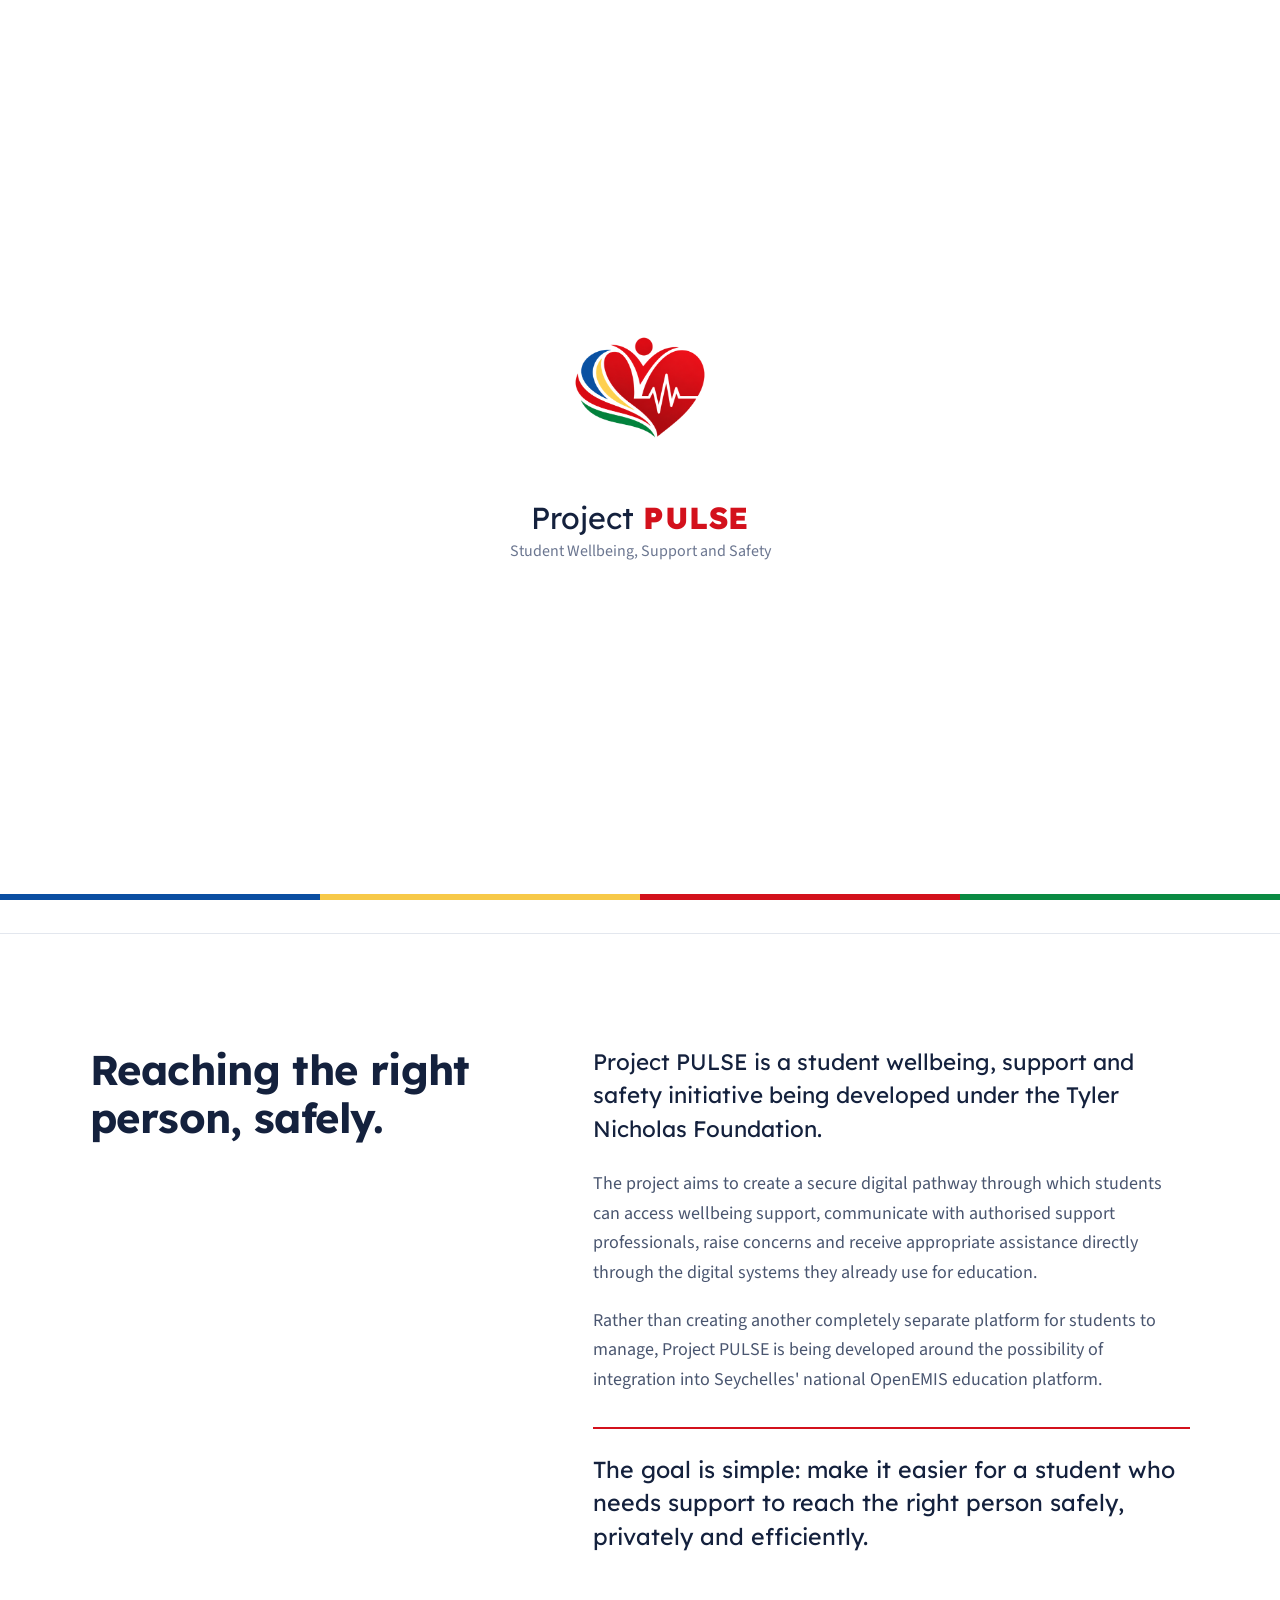
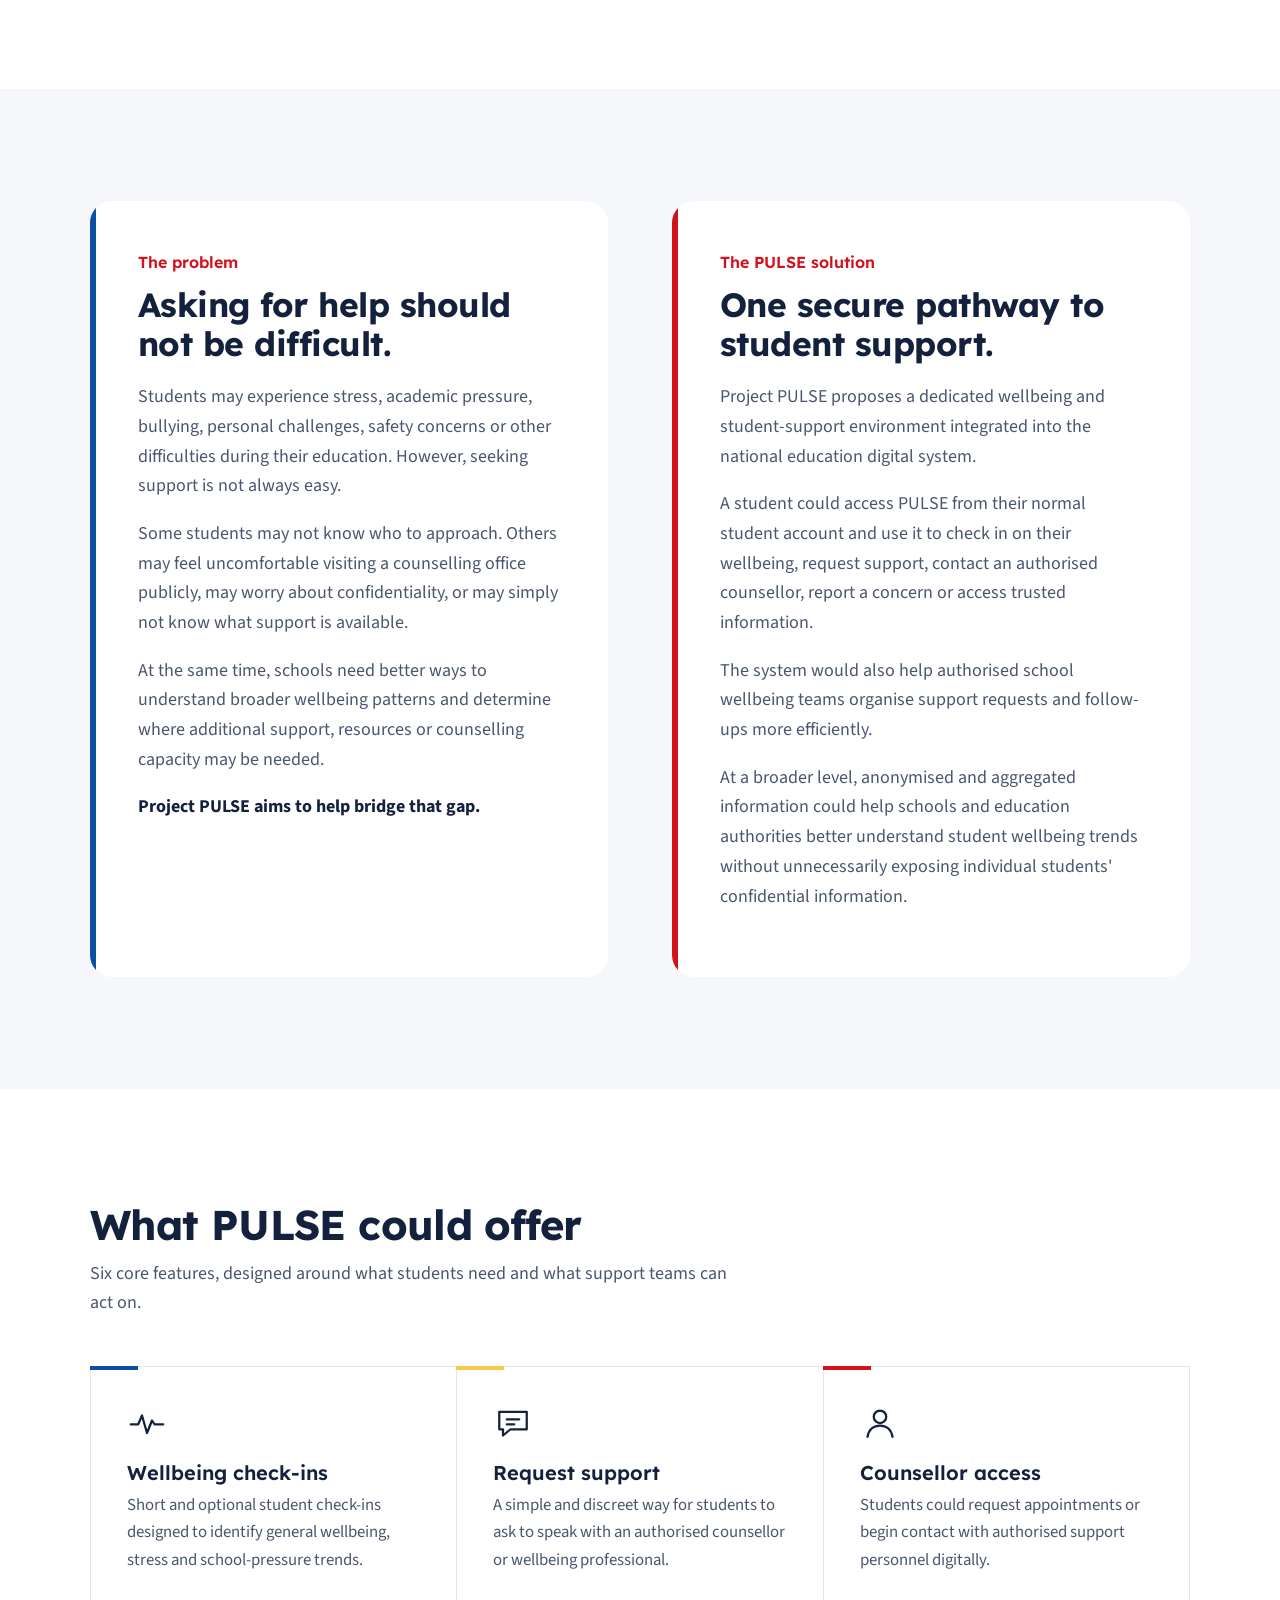
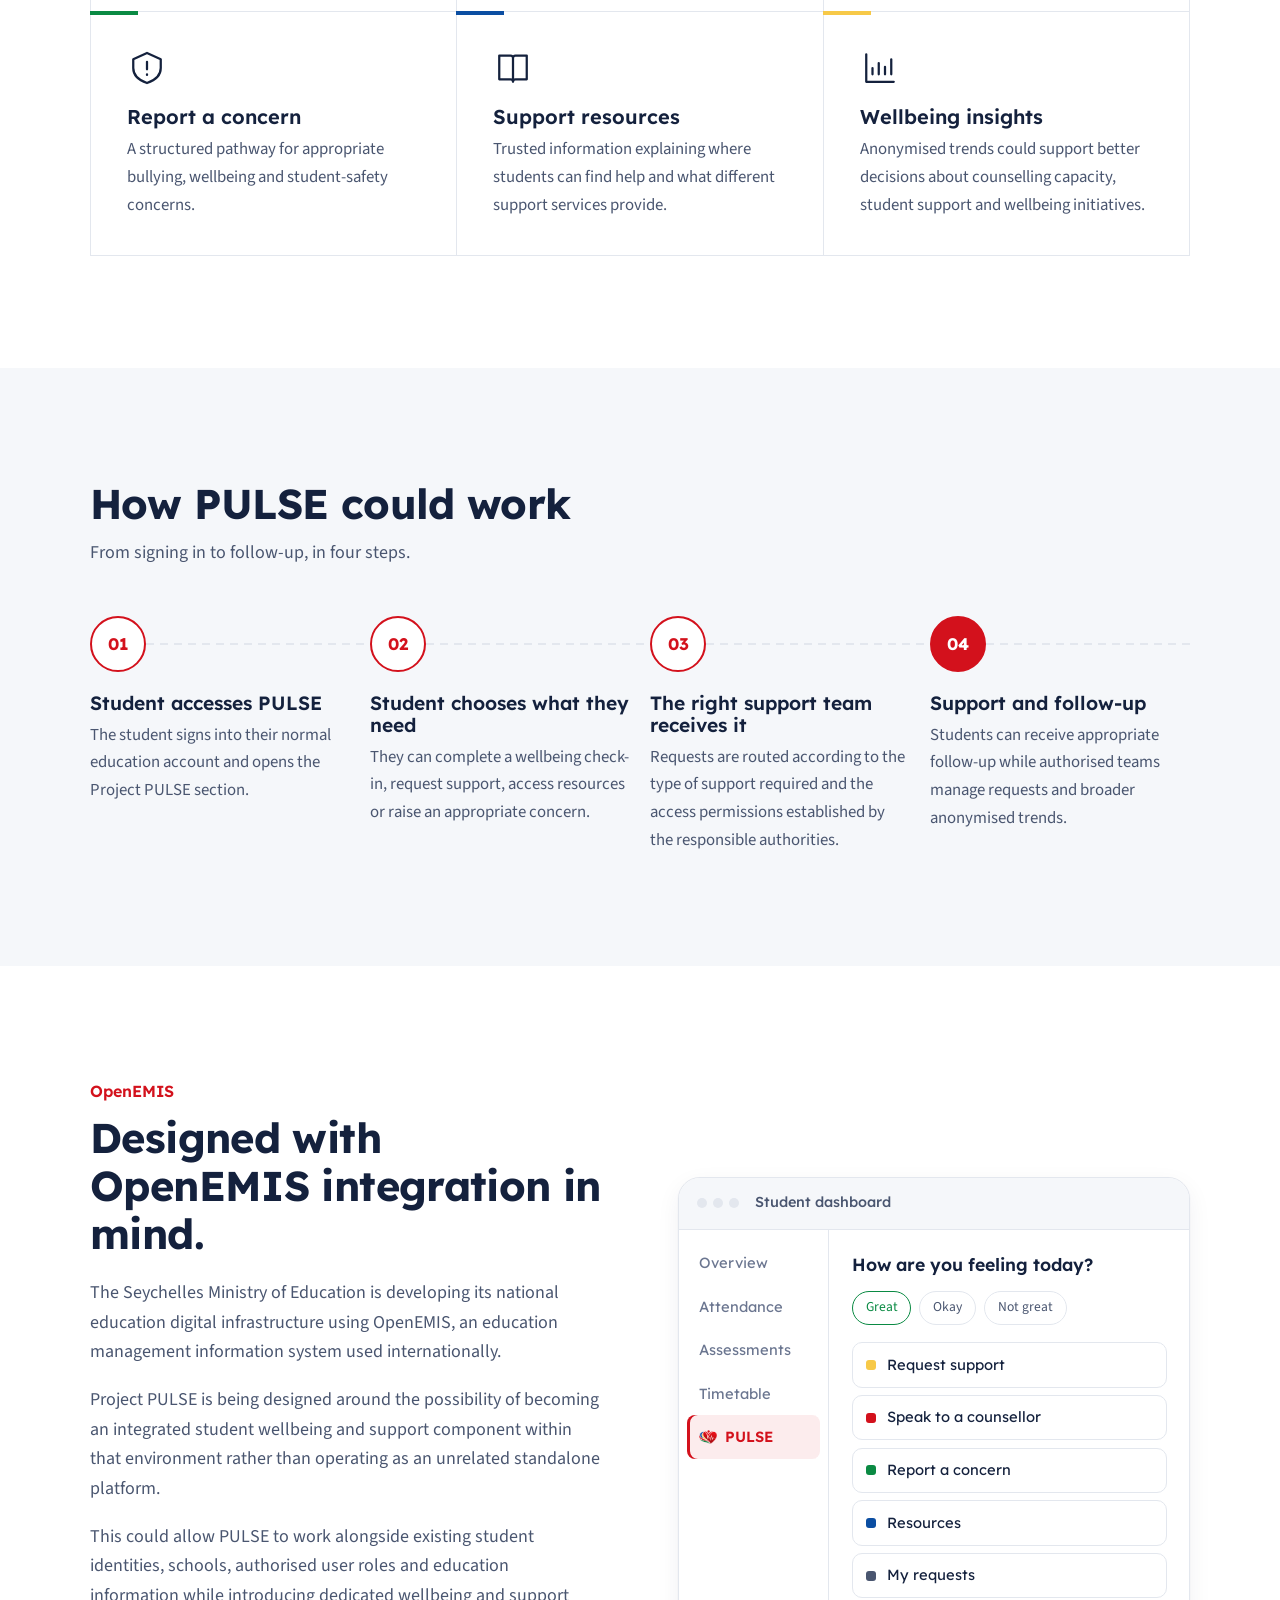
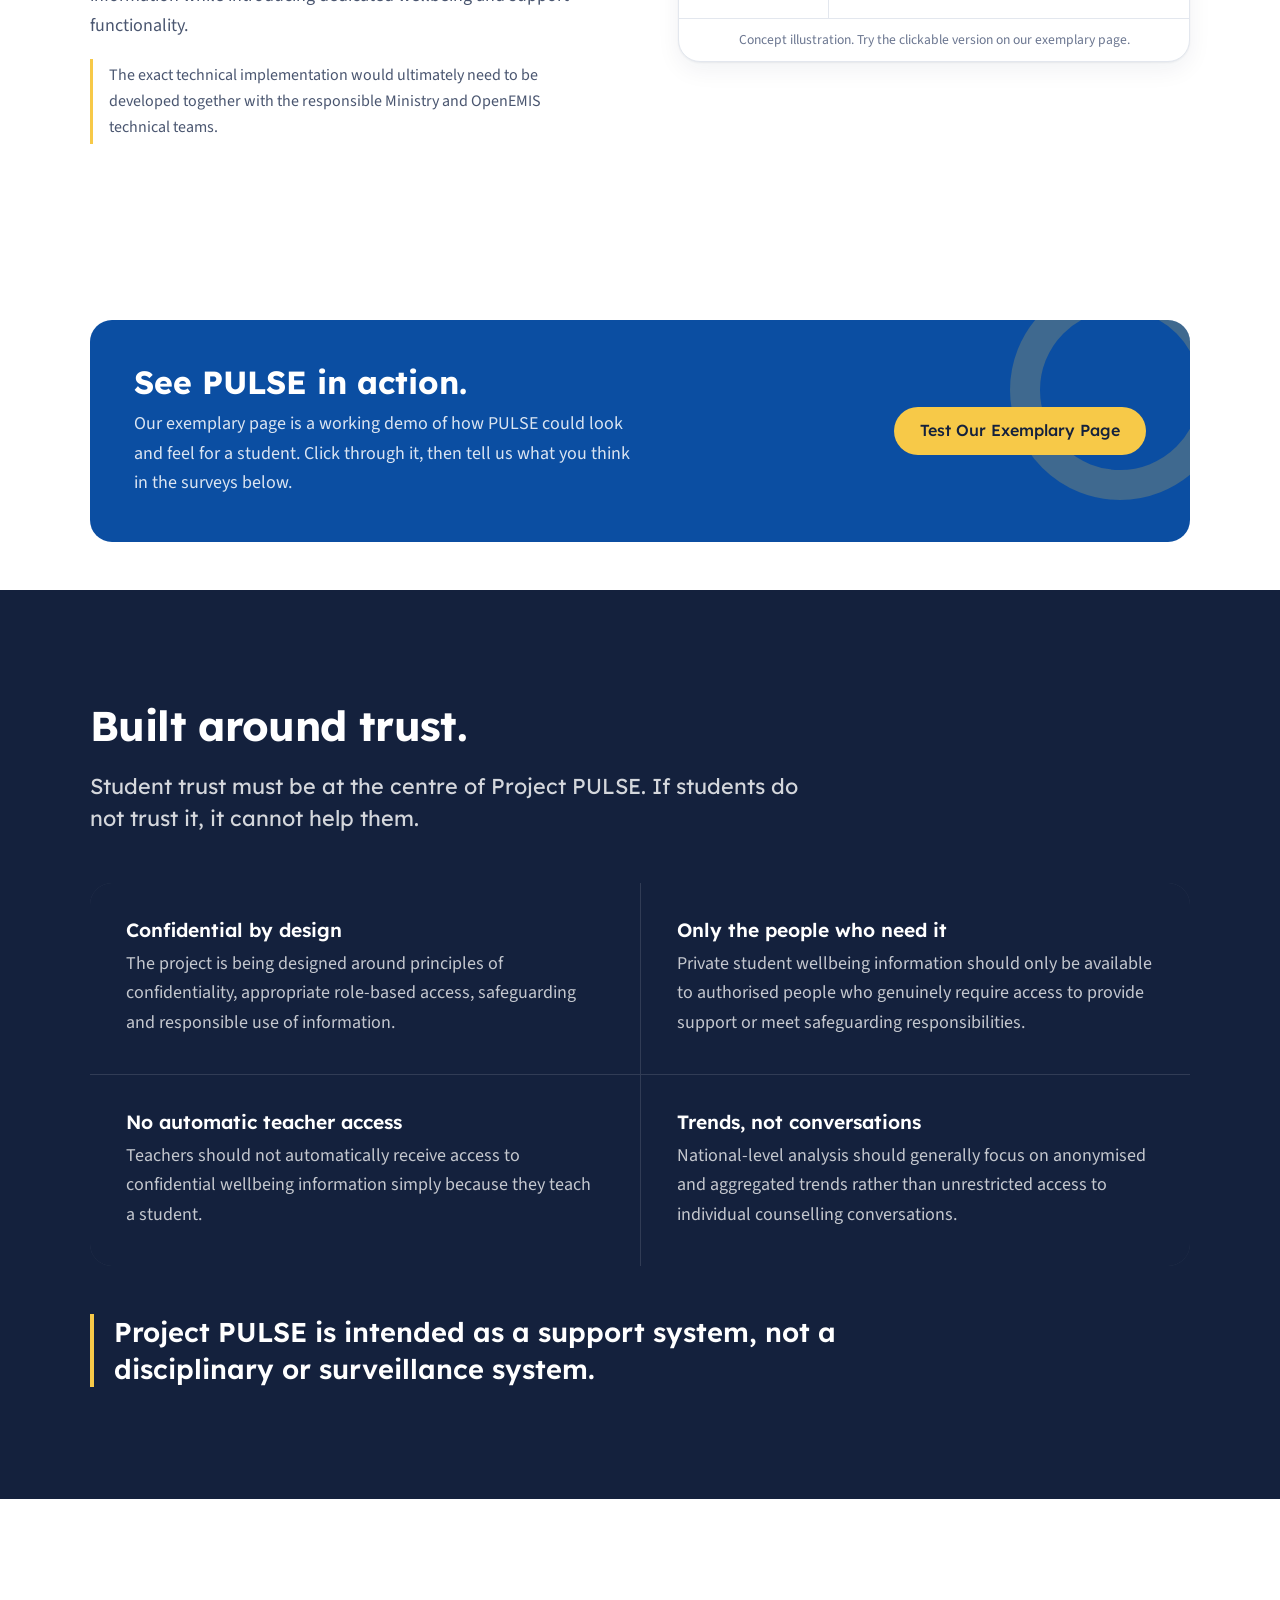
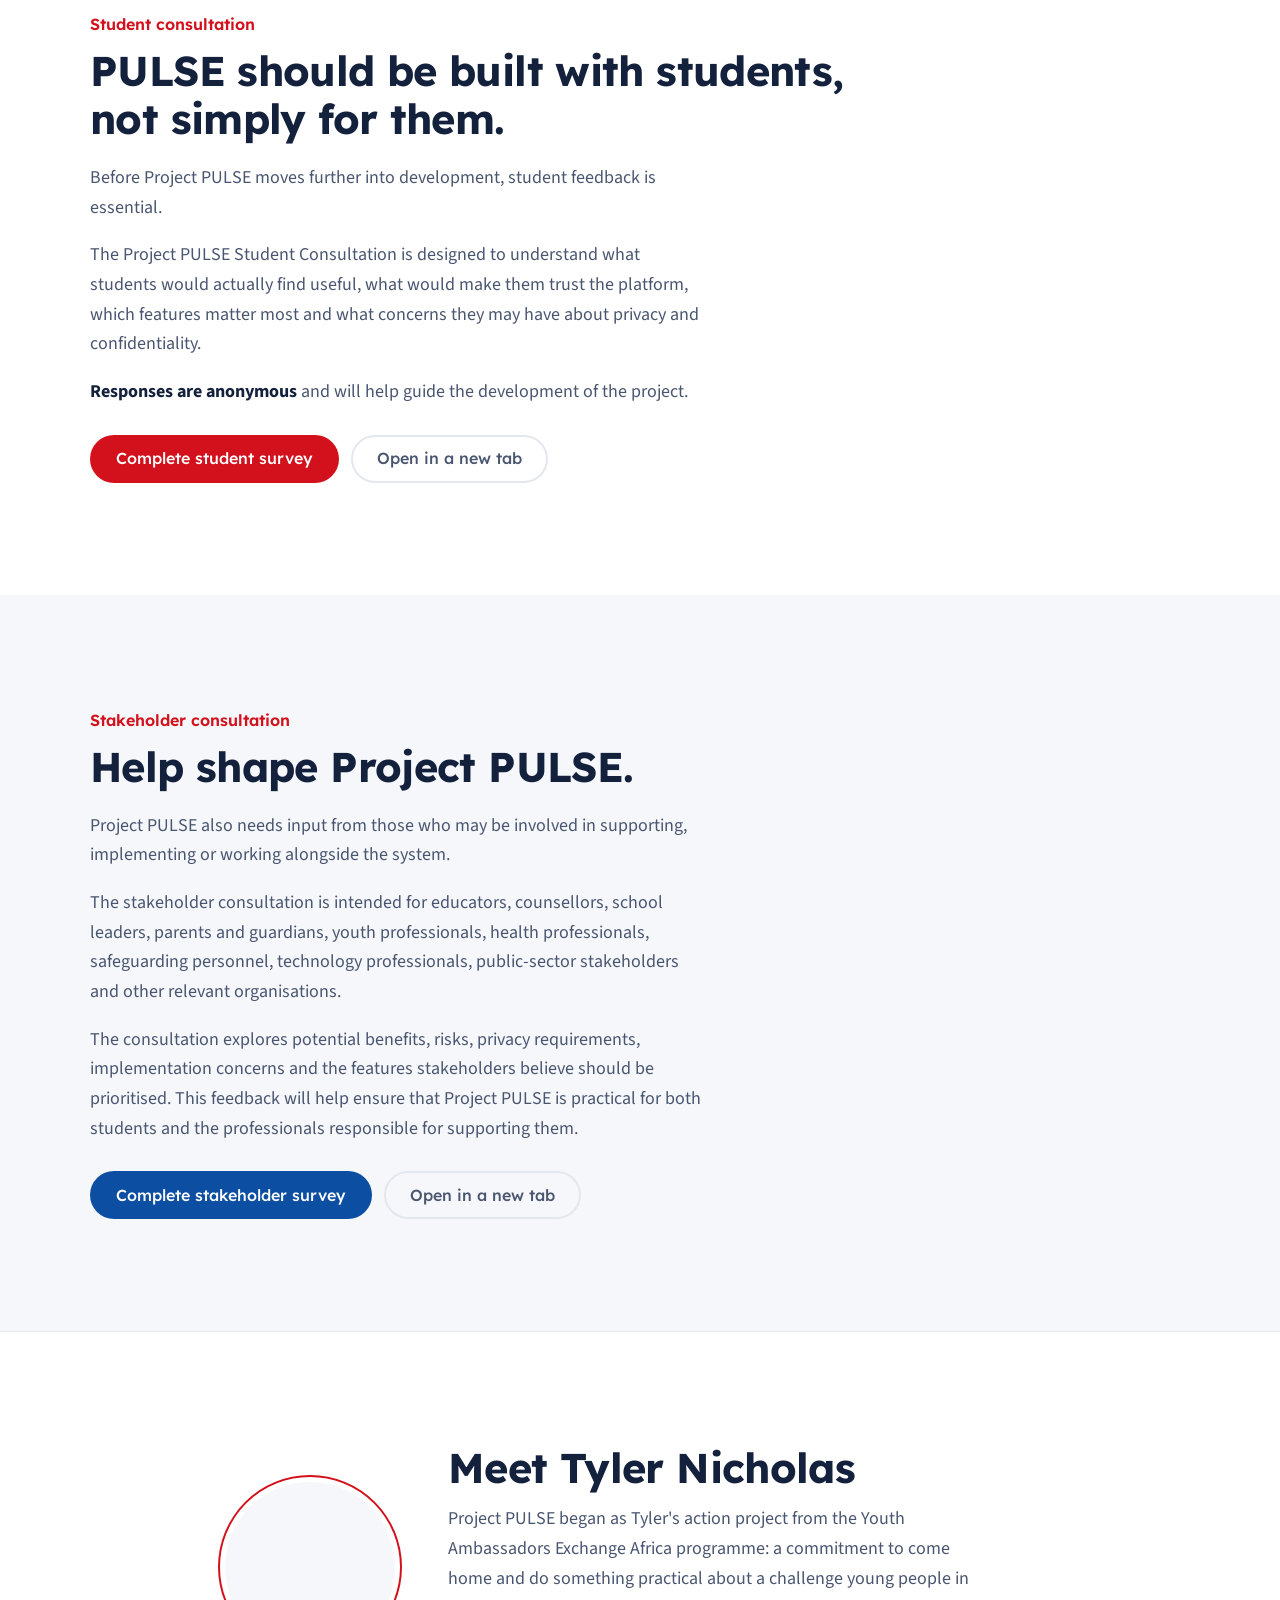
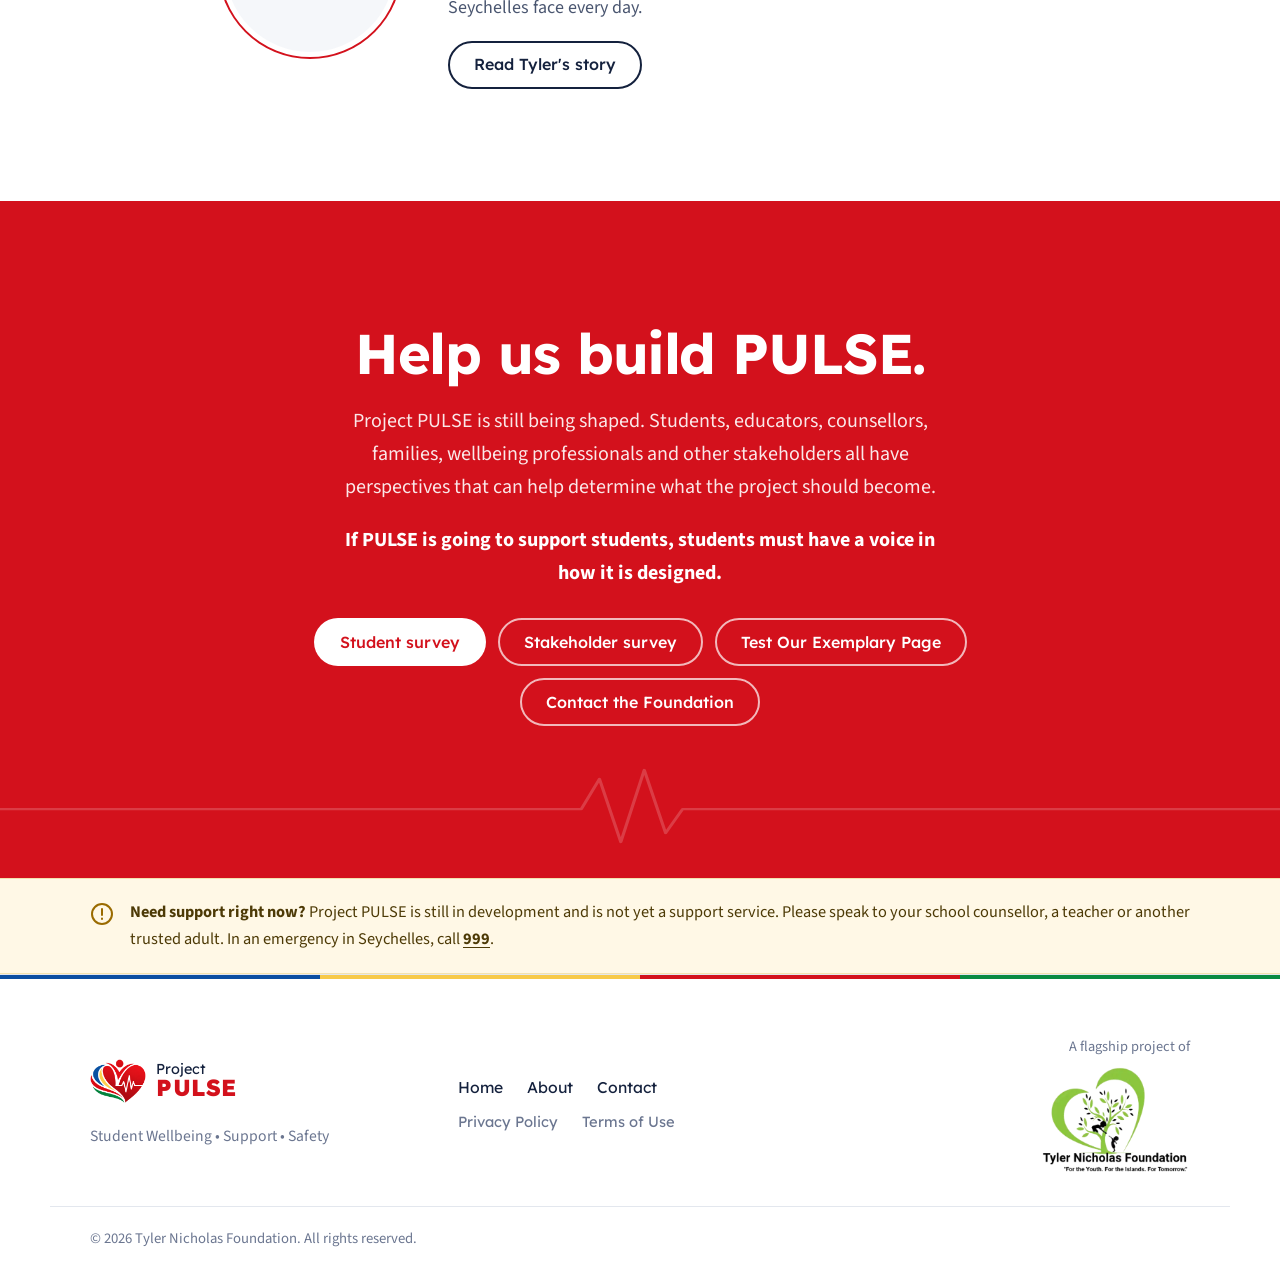
<file: index.html>
<!DOCTYPE html>
<html lang="en">
<head>
  <meta charset="UTF-8">
  <meta name="viewport" content="width=device-width, initial-scale=1, viewport-fit=cover">
  <title>Project PULSE | Student Wellbeing, Support and Safety</title>
  <meta name="description" content="Project PULSE is a student wellbeing, support and safety initiative for Seychelles, developed as a flagship project of the Tyler Nicholas Foundation.">
  <meta name="theme-color" content="#D3111C">

  <meta property="og:title" content="Project PULSE | Student Wellbeing, Support and Safety">
  <meta property="og:description" content="Project PULSE is a student wellbeing, support and safety initiative for Seychelles, developed as a flagship project of the Tyler Nicholas Foundation.">
  <meta property="og:type" content="website">
  <meta property="og:image" content="assets/img/pulse-banner.jpg">
  <meta name="twitter:card" content="summary_large_image">

  <link rel="icon" type="image/png" sizes="32x32" href="assets/img/favicon-32.png">
  <link rel="apple-touch-icon" href="assets/img/favicon.png">

  <link rel="preconnect" href="https://fonts.googleapis.com">
  <link rel="preconnect" href="https://fonts.gstatic.com" crossorigin>
  <link href="https://fonts.googleapis.com/css2?family=Lexend:wght@300;400;500;600;700;800&family=Source+Sans+3:ital,wght@0,400;0,600;0,700;1,400&display=swap" rel="stylesheet">
  <link rel="stylesheet" href="assets/css/style.css">

  <!-- Loading screen timing: 6 seconds on the first visit, short when moving between pages.
       Change FIRST_VISIT / BETWEEN_PAGES (milliseconds) to adjust. -->
  <script>
    (function () {
      var FIRST_VISIT = 6000, BETWEEN_PAGES = 900, d = FIRST_VISIT;
      try { if (sessionStorage.getItem("pulse-loaded") === "1") d = BETWEEN_PAGES; } catch (e) {}
      if (window.matchMedia && matchMedia("(prefers-reduced-motion: reduce)").matches) d = Math.min(d, 1500);
      window.PULSE_LOAD_TIME = d;
      document.documentElement.style.setProperty("--load-time", d + "ms");
    })();
  </script>
</head>
<body class="is-loading">

  <!-- ============ LOADING SCREEN ============ -->
  <div class="loader" id="loader" role="status" aria-live="polite">
    <div class="loader__inner">
      <img class="loader__mark" src="assets/img/pulse-mark.png" alt="" width="160" height="124">
      <svg class="loader__ecg" viewBox="0 0 600 80" preserveAspectRatio="none" aria-hidden="true">
        <path d="M0 40 H210 L228 40 L240 12 L254 70 L268 4 L282 62 L292 40 H600" />
      </svg>
      <p class="loader__word"><span>Project</span> <strong>PULSE</strong></p>
      <p class="loader__tag">Student Wellbeing, Support and Safety</p>
      <span class="visually-hidden">Loading Project PULSE</span>
    </div>
    <div class="loader__ribbon" aria-hidden="true"><i></i><i></i><i></i><i></i></div>
  </div>

  <a class="skip-link" href="#main">Skip to content</a>

  
  <a class="skip-link" href="#main">Skip to content</a>

  <!-- ============ HEADER ============ -->
  <header class="site-header" id="top">
    <div class="container site-header__bar">
      <a class="brand" href="index.html" aria-label="Project PULSE home">
        <img src="assets/img/pulse-mark.png" alt="" width="48" height="37">
        <span class="brand__text"><span class="brand__project">Project</span><span class="brand__pulse">PULSE</span></span>
      </a>

      <nav class="nav" id="nav" aria-label="Main">
        <a href="index.html" class="nav__link is-active" aria-current="page">Home</a>
        <a href="about.html" class="nav__link ">About</a>
        <a href="https://tyler-nicholas-foundation.online/contact/" class="nav__link" target="_blank" rel="noopener">Contact</a>
        <a href="https://projectpulsetestpage.tyler-nicholas-foundation.online" class="btn btn--red btn--sm nav__cta nav__cta--test" target="_blank" rel="noopener">Test Our Exemplary Page</a>
      </nav>

      <a class="header-tnf" href="https://tyler-nicholas-foundation.online/" target="_blank" rel="noopener" aria-label="Tyler Nicholas Foundation website">
        <img src="assets/img/tnf-logo.png" alt="Tyler Nicholas Foundation" width="86" height="63">
      </a>

      <button class="menu-toggle" id="menuToggle" aria-expanded="false" aria-controls="nav" aria-label="Open menu">
        <span></span><span></span><span></span>
      </button>
    </div>
    <div class="ribbon" aria-hidden="true"><i></i><i></i><i></i><i></i></div>
  </header>

  <main id="main">

    <!-- ============ HERO ============ -->
    <section class="hero">
      <div class="container hero__banner">
        <img src="assets/img/pulse-banner.jpg" alt="Project PULSE: Student Wellbeing, Support and Safety" width="1600" height="533" fetchpriority="high">
      </div>
      <div class="container hero__body">
        <h1 class="hero__title">Student wellbeing.<br>Support. Safety.</h1>
        <div class="hero__aside">
          <p class="hero__lead">Building a safer, more accessible and more responsive student wellbeing system for Seychelles.</p>
          <div class="btn-row">
            <a href="https://projectpulsetestpage.tyler-nicholas-foundation.online" class="btn btn--blue" target="_blank" rel="noopener">Test Our Exemplary Page</a>
            <a href="#student-survey" class="btn btn--red">Share your feedback</a>
            <a href="about.html" class="btn btn--outline">Learn about PULSE</a>
          </div>
          <a class="hero__tnf" href="https://tyler-nicholas-foundation.online/" target="_blank" rel="noopener">
            <img src="assets/img/tnf-logo.png" alt="" width="64" height="47">
            <span>A flagship project of the<br><strong>Tyler Nicholas Foundation</strong></span>
          </a>
        </div>
      </div>
    </section>

    <!-- ============ INTRODUCTION ============ -->
    <section class="section" id="introduction">
      <div class="container split">
        <div class="split__head">
          <h2 class="h2">Reaching the right person, safely.</h2>
        </div>
        <div class="split__body prose">
          <p class="lead">Project PULSE is a student wellbeing, support and safety initiative being developed under the Tyler Nicholas Foundation.</p>
          <p>The project aims to create a secure digital pathway through which students can access wellbeing support, communicate with authorised support professionals, raise concerns and receive appropriate assistance directly through the digital systems they already use for education.</p>
          <p>Rather than creating another completely separate platform for students to manage, Project PULSE is being developed around the possibility of integration into Seychelles' national OpenEMIS education platform.</p>
          <p class="pullquote">The goal is simple: make it easier for a student who needs support to reach the right person safely, privately and efficiently.</p>
        </div>
      </div>
    </section>

    <!-- ============ PROBLEM / SOLUTION ============ -->
    <section class="section section--mist">
      <div class="container duo">
        <article class="duo__col">
          <span class="tick tick--blue" aria-hidden="true"></span>
          <p class="kicker">The problem</p>
          <h2 class="h2">Asking for help should not be difficult.</h2>
          <div class="prose">
            <p>Students may experience stress, academic pressure, bullying, personal challenges, safety concerns or other difficulties during their education. However, seeking support is not always easy.</p>
            <p>Some students may not know who to approach. Others may feel uncomfortable visiting a counselling office publicly, may worry about confidentiality, or may simply not know what support is available.</p>
            <p>At the same time, schools need better ways to understand broader wellbeing patterns and determine where additional support, resources or counselling capacity may be needed.</p>
            <p><strong>Project PULSE aims to help bridge that gap.</strong></p>
          </div>
        </article>
        <article class="duo__col">
          <span class="tick tick--red" aria-hidden="true"></span>
          <p class="kicker">The PULSE solution</p>
          <h2 class="h2">One secure pathway to student support.</h2>
          <div class="prose">
            <p>Project PULSE proposes a dedicated wellbeing and student-support environment integrated into the national education digital system.</p>
            <p>A student could access PULSE from their normal student account and use it to check in on their wellbeing, request support, contact an authorised counsellor, report a concern or access trusted information.</p>
            <p>The system would also help authorised school wellbeing teams organise support requests and follow-ups more efficiently.</p>
            <p>At a broader level, anonymised and aggregated information could help schools and education authorities better understand student wellbeing trends without unnecessarily exposing individual students' confidential information.</p>
          </div>
        </article>
      </div>
    </section>

    <!-- ============ KEY FEATURES ============ -->
    <section class="section" id="features">
      <div class="container">
        <div class="section-head">
          <h2 class="h2">What PULSE could offer</h2>
          <p class="section-head__sub">Six core features, designed around what students need and what support teams can act on.</p>
        </div>
        <div class="features">
          <article class="feature" style="--accent: var(--blue)">
            <svg class="feature__icon" viewBox="0 0 32 32" aria-hidden="true"><path d="M3 17h6l3-7 4 14 4-10 2 3h7"/></svg>
            <h3>Wellbeing check-ins</h3>
            <p>Short and optional student check-ins designed to identify general wellbeing, stress and school-pressure trends.</p>
          </article>
          <article class="feature" style="--accent: var(--yellow)">
            <svg class="feature__icon" viewBox="0 0 32 32" aria-hidden="true"><path d="M5 7h22v14H14l-6 5v-5H5z"/><path d="M11 13h10M11 17h6"/></svg>
            <h3>Request support</h3>
            <p>A simple and discreet way for students to ask to speak with an authorised counsellor or wellbeing professional.</p>
          </article>
          <article class="feature" style="--accent: var(--red)">
            <svg class="feature__icon" viewBox="0 0 32 32" aria-hidden="true"><circle cx="16" cy="11" r="5"/><path d="M6 27c1-6 5-9 10-9s9 3 10 9"/></svg>
            <h3>Counsellor access</h3>
            <p>Students could request appointments or begin contact with authorised support personnel digitally.</p>
          </article>
          <article class="feature" style="--accent: var(--green)">
            <svg class="feature__icon" viewBox="0 0 32 32" aria-hidden="true"><path d="M16 4l11 5v7c0 6-5 10-11 12C10 26 5 22 5 16V9z"/><path d="M16 11v6M16 21v.5"/></svg>
            <h3>Report a concern</h3>
            <p>A structured pathway for appropriate bullying, wellbeing and student-safety concerns.</p>
          </article>
          <article class="feature" style="--accent: var(--blue)">
            <svg class="feature__icon" viewBox="0 0 32 32" aria-hidden="true"><path d="M5 6h9c1.5 0 2 1 2 2v19c0-1-1-2-2-2H5zM27 6h-9c-1.5 0-2 1-2 2v19c0-1 1-2 2-2h9z"/></svg>
            <h3>Support resources</h3>
            <p>Trusted information explaining where students can find help and what different support services provide.</p>
          </article>
          <article class="feature" style="--accent: var(--yellow)">
            <svg class="feature__icon" viewBox="0 0 32 32" aria-hidden="true"><path d="M5 27V5M5 27h22"/><path d="M10 21v-5M15 21v-9M20 21v-6M25 21V9"/></svg>
            <h3>Wellbeing insights</h3>
            <p>Anonymised trends could support better decisions about counselling capacity, student support and wellbeing initiatives.</p>
          </article>
        </div>
      </div>
    </section>

    <!-- ============ HOW IT WORKS ============ -->
    <section class="section section--mist" id="how-it-works">
      <div class="container">
        <div class="section-head">
          <h2 class="h2">How PULSE could work</h2>
          <p class="section-head__sub">From signing in to follow-up, in four steps.</p>
        </div>
        <ol class="steps">
          <li class="step">
            <span class="step__num">01</span>
            <h3>Student accesses PULSE</h3>
            <p>The student signs into their normal education account and opens the Project PULSE section.</p>
          </li>
          <li class="step">
            <span class="step__num">02</span>
            <h3>Student chooses what they need</h3>
            <p>They can complete a wellbeing check-in, request support, access resources or raise an appropriate concern.</p>
          </li>
          <li class="step">
            <span class="step__num">03</span>
            <h3>The right support team receives it</h3>
            <p>Requests are routed according to the type of support required and the access permissions established by the responsible authorities.</p>
          </li>
          <li class="step">
            <span class="step__num">04</span>
            <h3>Support and follow-up</h3>
            <p>Students can receive appropriate follow-up while authorised teams manage requests and broader anonymised trends.</p>
          </li>
        </ol>
      </div>
    </section>

    <!-- ============ OPENEMIS ============ -->
    <section class="section" id="openemis">
      <div class="container emis">
        <div class="emis__text">
          <p class="kicker">OpenEMIS</p>
          <h2 class="h2">Designed with OpenEMIS integration in mind.</h2>
          <div class="prose">
            <p>The Seychelles Ministry of Education is developing its national education digital infrastructure using OpenEMIS, an education management information system used internationally.</p>
            <p>Project PULSE is being designed around the possibility of becoming an integrated student wellbeing and support component within that environment rather than operating as an unrelated standalone platform.</p>
            <p>This could allow PULSE to work alongside existing student identities, schools, authorised user roles and education information while introducing dedicated wellbeing and support functionality.</p>
            <p class="note">The exact technical implementation would ultimately need to be developed together with the responsible Ministry and OpenEMIS technical teams.</p>
          </div>
        </div>

        <figure class="mock" aria-label="Illustration of how PULSE could appear inside a student dashboard">
          <div class="mock__top">
            <span class="mock__dots" aria-hidden="true"><i></i><i></i><i></i></span>
            <span class="mock__title">Student dashboard</span>
          </div>
          <div class="mock__body">
            <ul class="mock__side">
              <li>Overview</li>
              <li>Attendance</li>
              <li>Assessments</li>
              <li>Timetable</li>
              <li class="is-active"><img src="assets/img/pulse-mark.png" alt="" width="18" height="14"> PULSE</li>
            </ul>
            <div class="mock__panel">
              <p class="mock__hello">How are you feeling today?</p>
              <div class="mock__moods" aria-hidden="true">
                <span>Great</span><span>Okay</span><span>Not great</span>
              </div>
              <ul class="mock__menu">
                <li><span style="--c: var(--yellow)"></span>Request support</li>
                <li><span style="--c: var(--red)"></span>Speak to a counsellor</li>
                <li><span style="--c: var(--green)"></span>Report a concern</li>
                <li><span style="--c: var(--blue)"></span>Resources</li>
                <li><span style="--c: var(--ink-soft)"></span>My requests</li>
              </ul>
            </div>
          </div>
          <figcaption>Concept illustration. Try the clickable version on our exemplary page.</figcaption>
        </figure>
      </div>
    </section>

        <!-- ============ TEST PAGE ============ -->
    <section class="section section--tight" id="test-page">
      <div class="container">
        <div class="testdrive">
          <div>
            <h2>See PULSE in action.</h2>
            <p>Our exemplary page is a working demo of how PULSE could look and feel for a student. Click through it, then tell us what you think in the surveys below.</p>
          </div>
          <a class="btn btn--yellow" href="https://projectpulsetestpage.tyler-nicholas-foundation.online" target="_blank" rel="noopener">Test Our Exemplary Page</a>
        </div>
      </div>
    </section>

<!-- ============ PRIVACY ============ -->
    <section class="section section--ink" id="privacy-principles">
      <div class="container trust">
        <div class="trust__head">
          <h2 class="h2">Built around trust.</h2>
          <p class="trust__lead">Student trust must be at the centre of Project PULSE. If students do not trust it, it cannot help them.</p>
        </div>
        <ul class="trust__list">
          <li>
            <h3>Confidential by design</h3>
            <p>The project is being designed around principles of confidentiality, appropriate role-based access, safeguarding and responsible use of information.</p>
          </li>
          <li>
            <h3>Only the people who need it</h3>
            <p>Private student wellbeing information should only be available to authorised people who genuinely require access to provide support or meet safeguarding responsibilities.</p>
          </li>
          <li>
            <h3>No automatic teacher access</h3>
            <p>Teachers should not automatically receive access to confidential wellbeing information simply because they teach a student.</p>
          </li>
          <li>
            <h3>Trends, not conversations</h3>
            <p>National-level analysis should generally focus on anonymised and aggregated trends rather than unrestricted access to individual counselling conversations.</p>
          </li>
        </ul>
        <p class="trust__statement">Project PULSE is intended as a support system, not a disciplinary or surveillance system.</p>
      </div>
    </section>

    <!-- ============ STUDENT SURVEY ============ -->
    <section class="section" id="student-survey">
      <div class="container survey">
        <div class="survey__intro">
          <p class="kicker">Student consultation</p>
          <h2 class="h2">PULSE should be built with students, not simply for them.</h2>
          <div class="prose">
            <p>Before Project PULSE moves further into development, student feedback is essential.</p>
            <p>The Project PULSE Student Consultation is designed to understand what students would actually find useful, what would make them trust the platform, which features matter most and what concerns they may have about privacy and confidentiality.</p>
            <p><strong>Responses are anonymous</strong> and will help guide the development of the project.</p>
          </div>
          <div class="btn-row">
            <button class="btn btn--red" type="button" data-form-toggle="studentForm" aria-expanded="false" aria-controls="studentForm">Complete student survey</button>
            <a class="btn btn--ghost" href="https://docs.google.com/forms/d/e/1FAIpQLSdGeqLOmaiAcdGEh4lnYlJNqrppRVw1omq_SXhXM4t_tvQdOg/viewform" target="_blank" rel="noopener">Open in a new tab</a>
          </div>
        </div>

        <div class="pulse-form" id="studentForm" hidden
             data-src="https://docs.google.com/forms/d/e/1FAIpQLSdGeqLOmaiAcdGEh4lnYlJNqrppRVw1omq_SXhXM4t_tvQdOg/viewform?embedded=true"
             data-height="6718"
             data-title="Project PULSE Student Survey">
          <!-- The iframe is added here by assets/js/main.js when the survey is opened -->
        </div>
      </div>
    </section>

    <!-- ============ STAKEHOLDER SURVEY ============ -->
    <section class="section section--mist" id="stakeholder-survey">
      <div class="container survey">
        <div class="survey__intro">
          <p class="kicker">Stakeholder consultation</p>
          <h2 class="h2">Help shape Project PULSE.</h2>
          <div class="prose">
            <p>Project PULSE also needs input from those who may be involved in supporting, implementing or working alongside the system.</p>
            <p>The stakeholder consultation is intended for educators, counsellors, school leaders, parents and guardians, youth professionals, health professionals, safeguarding personnel, technology professionals, public-sector stakeholders and other relevant organisations.</p>
            <p>The consultation explores potential benefits, risks, privacy requirements, implementation concerns and the features stakeholders believe should be prioritised. This feedback will help ensure that Project PULSE is practical for both students and the professionals responsible for supporting them.</p>
          </div>
          <div class="btn-row">
            <button class="btn btn--blue" type="button" data-form-toggle="stakeholderForm" aria-expanded="false" aria-controls="stakeholderForm">Complete stakeholder survey</button>
            <a class="btn btn--ghost" href="https://docs.google.com/forms/d/e/1FAIpQLSeYrOsFDQBavSy12DX3pg8eS3uxRqduFekFpMj93xpdVFw5Ew/viewform" target="_blank" rel="noopener">Open in a new tab</a>
          </div>
        </div>

        <!-- PROJECT PULSE STAKEHOLDER SURVEY
             data-height="viewport" shows the form in a screen-sized frame that scrolls inside.
             If you prefer the whole form at full length, replace "viewport" with a number (e.g. 4000). -->
        <div class="pulse-form" id="stakeholderForm" hidden
             data-src="https://docs.google.com/forms/d/e/1FAIpQLSeYrOsFDQBavSy12DX3pg8eS3uxRqduFekFpMj93xpdVFw5Ew/viewform?embedded=true"
             data-height="viewport"
             data-title="Project PULSE Stakeholder Survey">
        </div>
      </div>
    </section>

        <!-- ============ MEET TYLER (TEASER) ============ -->
    <section class="section section--rule" id="meet-tyler">
      <div class="container founder">
        <div class="photo" data-photo="https://i.ibb.co/WNCJNgcW/Chat-GPT-Image-Sep-27-2026-02-55-34-PM.png" role="img" aria-label="Portrait of Tyler Nicholas"></div>
        <div>
          <h2 class="h2">Meet Tyler Nicholas</h2>
          <p>Project PULSE began as Tyler's action project from the Youth Ambassadors Exchange Africa programme: a commitment to come home and do something practical about a challenge young people in Seychelles face every day.</p>
          <div class="btn-row">
            <a class="btn btn--outline" href="about.html#tyler">Read Tyler's story</a>
          </div>
        </div>
      </div>
    </section>

<!-- ============ FINAL CTA ============ -->
    <section class="cta">
      <svg class="cta__ecg" viewBox="0 0 1200 120" preserveAspectRatio="none" aria-hidden="true">
        <path d="M0 60 H520 L545 60 L562 20 L582 104 L604 8 L624 92 L640 60 H1200"/>
      </svg>
      <div class="container cta__inner">
        <h2 class="h1">Help us build PULSE.</h2>
        <p class="cta__text">Project PULSE is still being shaped. Students, educators, counsellors, families, wellbeing professionals and other stakeholders all have perspectives that can help determine what the project should become.</p>
        <p class="cta__text"><strong>If PULSE is going to support students, students must have a voice in how it is designed.</strong></p>
        <div class="btn-row btn-row--center">
          <a href="#student-survey" class="btn btn--white">Student survey</a>
          <a href="#stakeholder-survey" class="btn btn--line">Stakeholder survey</a>
          <a href="https://projectpulsetestpage.tyler-nicholas-foundation.online" class="btn btn--line" target="_blank" rel="noopener">Test Our Exemplary Page</a>
          <a href="https://tyler-nicholas-foundation.online/contact/" class="btn btn--line" target="_blank" rel="noopener">Contact the Foundation</a>
        </div>
      </div>
    </section>

    <!-- ============ HELP NOTICE ============ -->
    <aside class="help-note" aria-label="Need support now">
      <div class="container help-note__inner">
        <svg viewBox="0 0 24 24" aria-hidden="true"><circle cx="12" cy="12" r="10"/><path d="M12 7v6M12 16.5v.5"/></svg>
        <p><strong>Need support right now?</strong> Project PULSE is still in development and is not yet a support service. Please speak to your school counsellor, a teacher or another trusted adult. In an emergency in Seychelles, call <a href="tel:999">999</a>.</p>
      </div>
    </aside>

  </main>

  </main>

  <!-- ============ FOOTER ============ -->
  <footer class="site-footer">
    <div class="ribbon" aria-hidden="true"><i></i><i></i><i></i><i></i></div>
    <div class="container footer__grid">
      <div class="footer__brand">
        <a class="brand brand--footer" href="index.html" aria-label="Project PULSE home">
          <img src="assets/img/pulse-mark.png" alt="" width="56" height="43" loading="lazy">
          <span class="brand__text"><span class="brand__project">Project</span><span class="brand__pulse">PULSE</span></span>
        </a>
        <p class="footer__tag">Student Wellbeing &bull; Support &bull; Safety</p>
      </div>

      <nav class="footer__nav" aria-label="Footer">
        <div class="footer__links">
          <a href="index.html">Home</a>
          <a href="about.html">About</a>
          <a href="https://tyler-nicholas-foundation.online/contact/" target="_blank" rel="noopener">Contact</a>
        </div>
        <div class="footer__links footer__links--legal">
          <a href="https://tyler-nicholas-foundation.online/privacy" target="_blank" rel="noopener">Privacy Policy</a>
          <a href="https://tyler-nicholas-foundation.online/terms" target="_blank" rel="noopener">Terms of Use</a>
        </div>
      </nav>

      <a class="footer__tnf" href="https://tyler-nicholas-foundation.online/" target="_blank" rel="noopener">
        <span>A flagship project of</span>
        <img src="assets/img/tnf-logo.png" alt="Tyler Nicholas Foundation" width="150" height="110" loading="lazy">
      </a>
    </div>
    <div class="container footer__legal">
      <p>&copy; <span id="year">2026</span> Tyler Nicholas Foundation. All rights reserved.</p>
    </div>
  </footer>

  <a href="#top" class="to-top" id="toTop" aria-label="Back to top">
    <svg viewBox="0 0 24 24" aria-hidden="true"><path d="M6 14l6-6 6 6"/></svg>
  </a>

  
  <a href="#top" class="to-top" id="toTop" aria-label="Back to top">
    <svg viewBox="0 0 24 24" aria-hidden="true"><path d="M6 14l6-6 6 6"/></svg>
  </a>

  <script src="assets/js/main.js" defer></script>
</body>
</html>
</file>
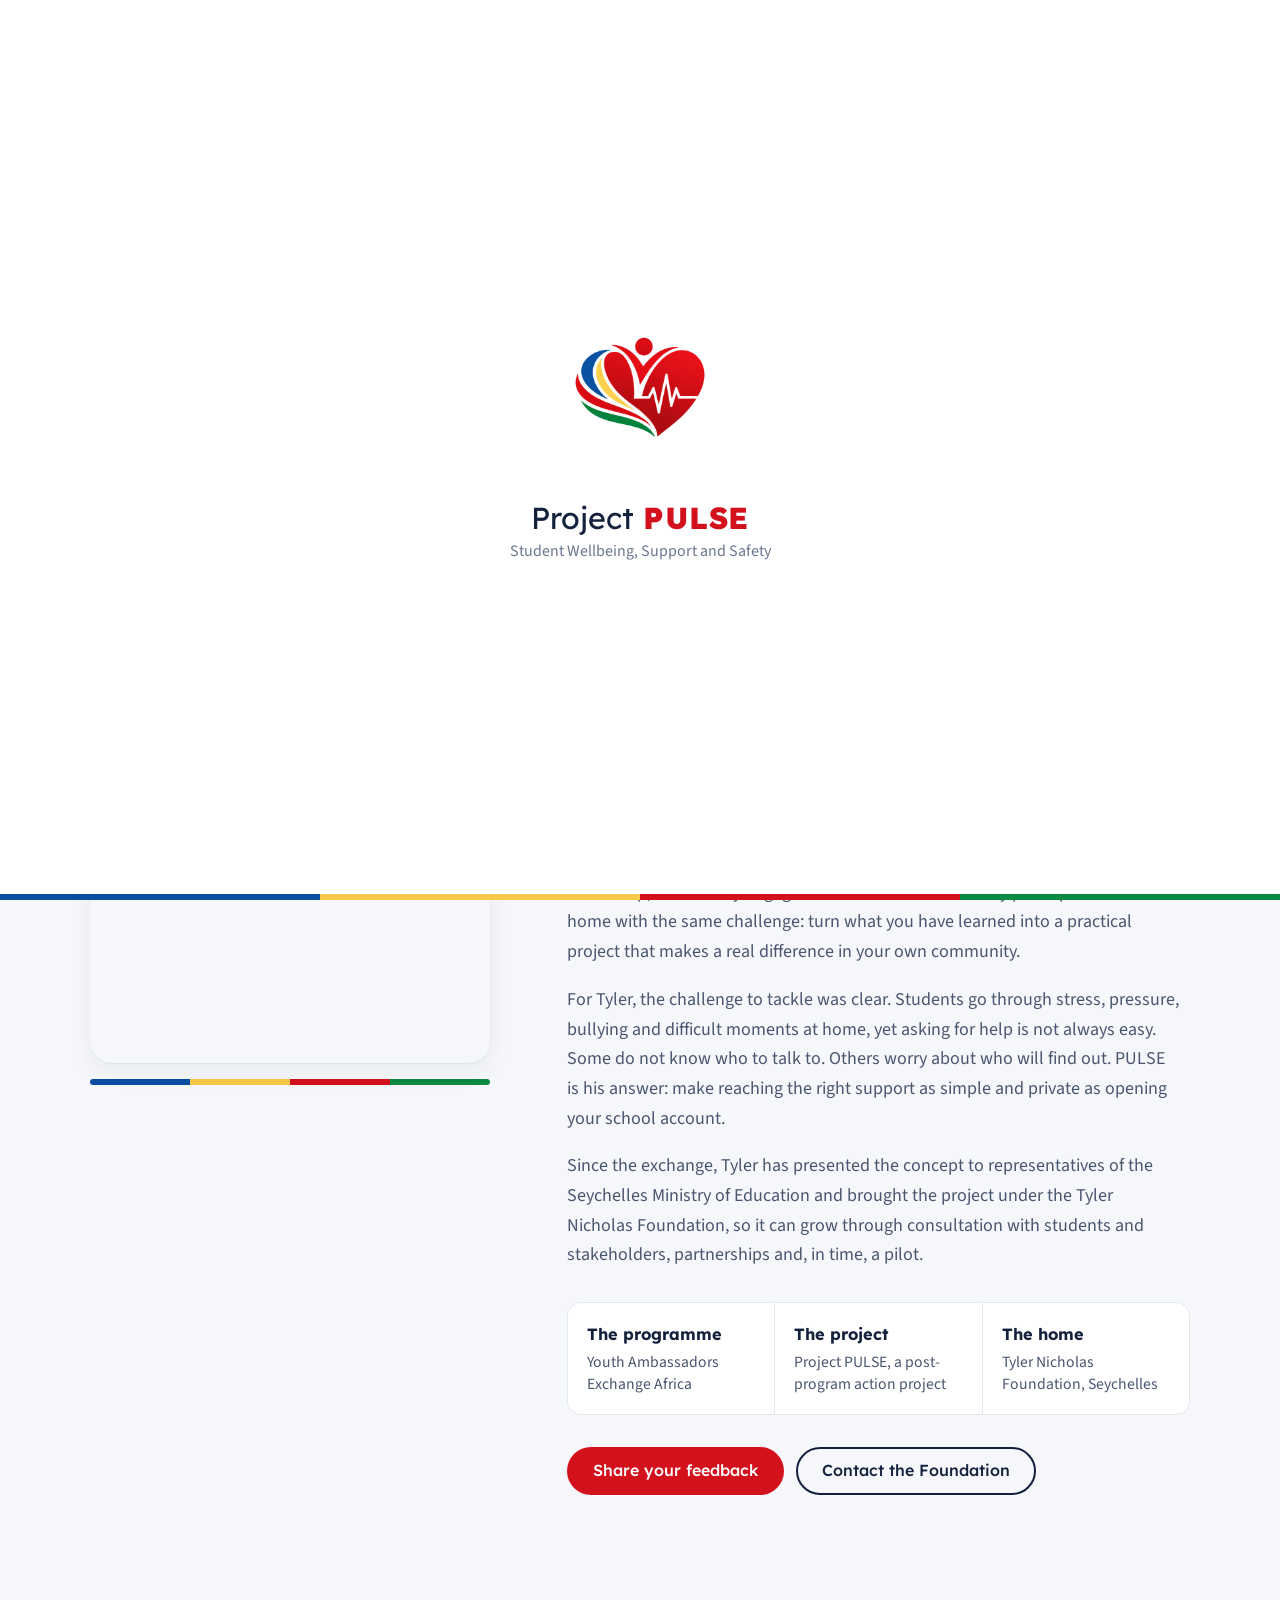
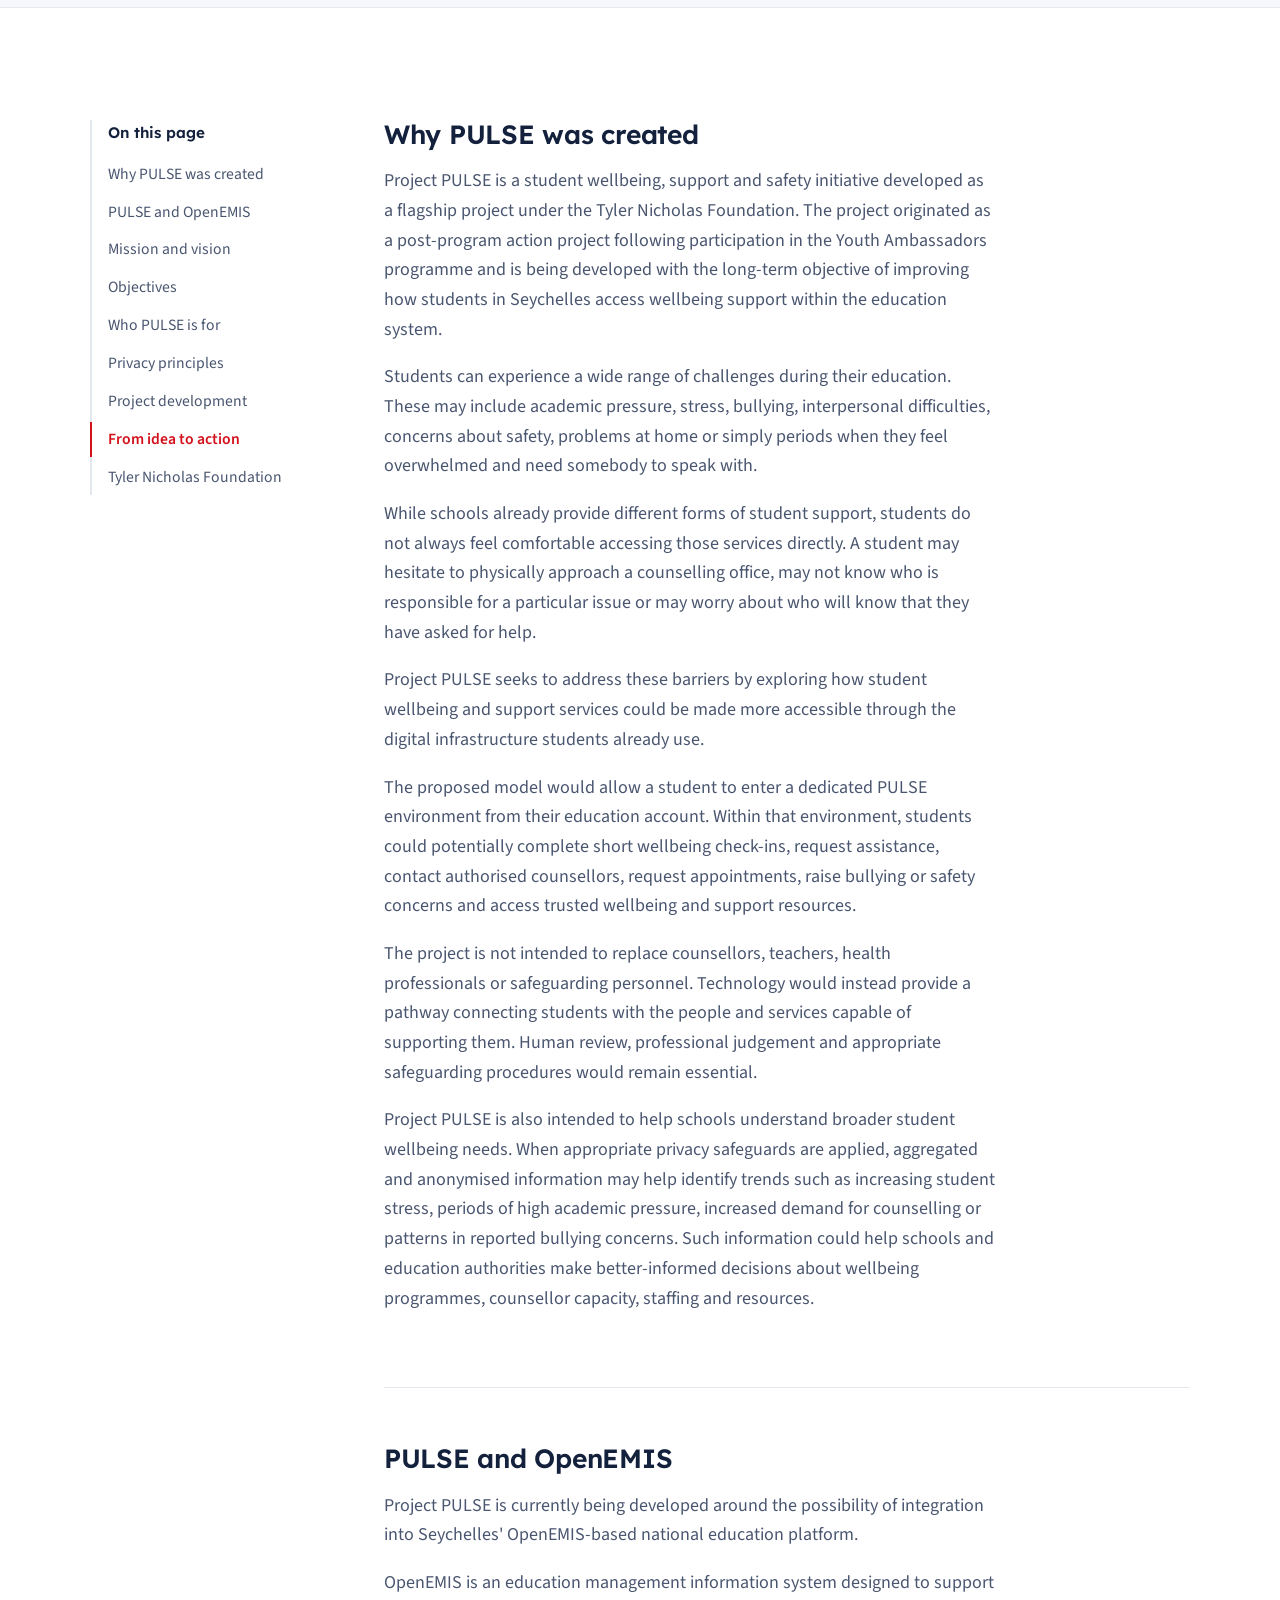
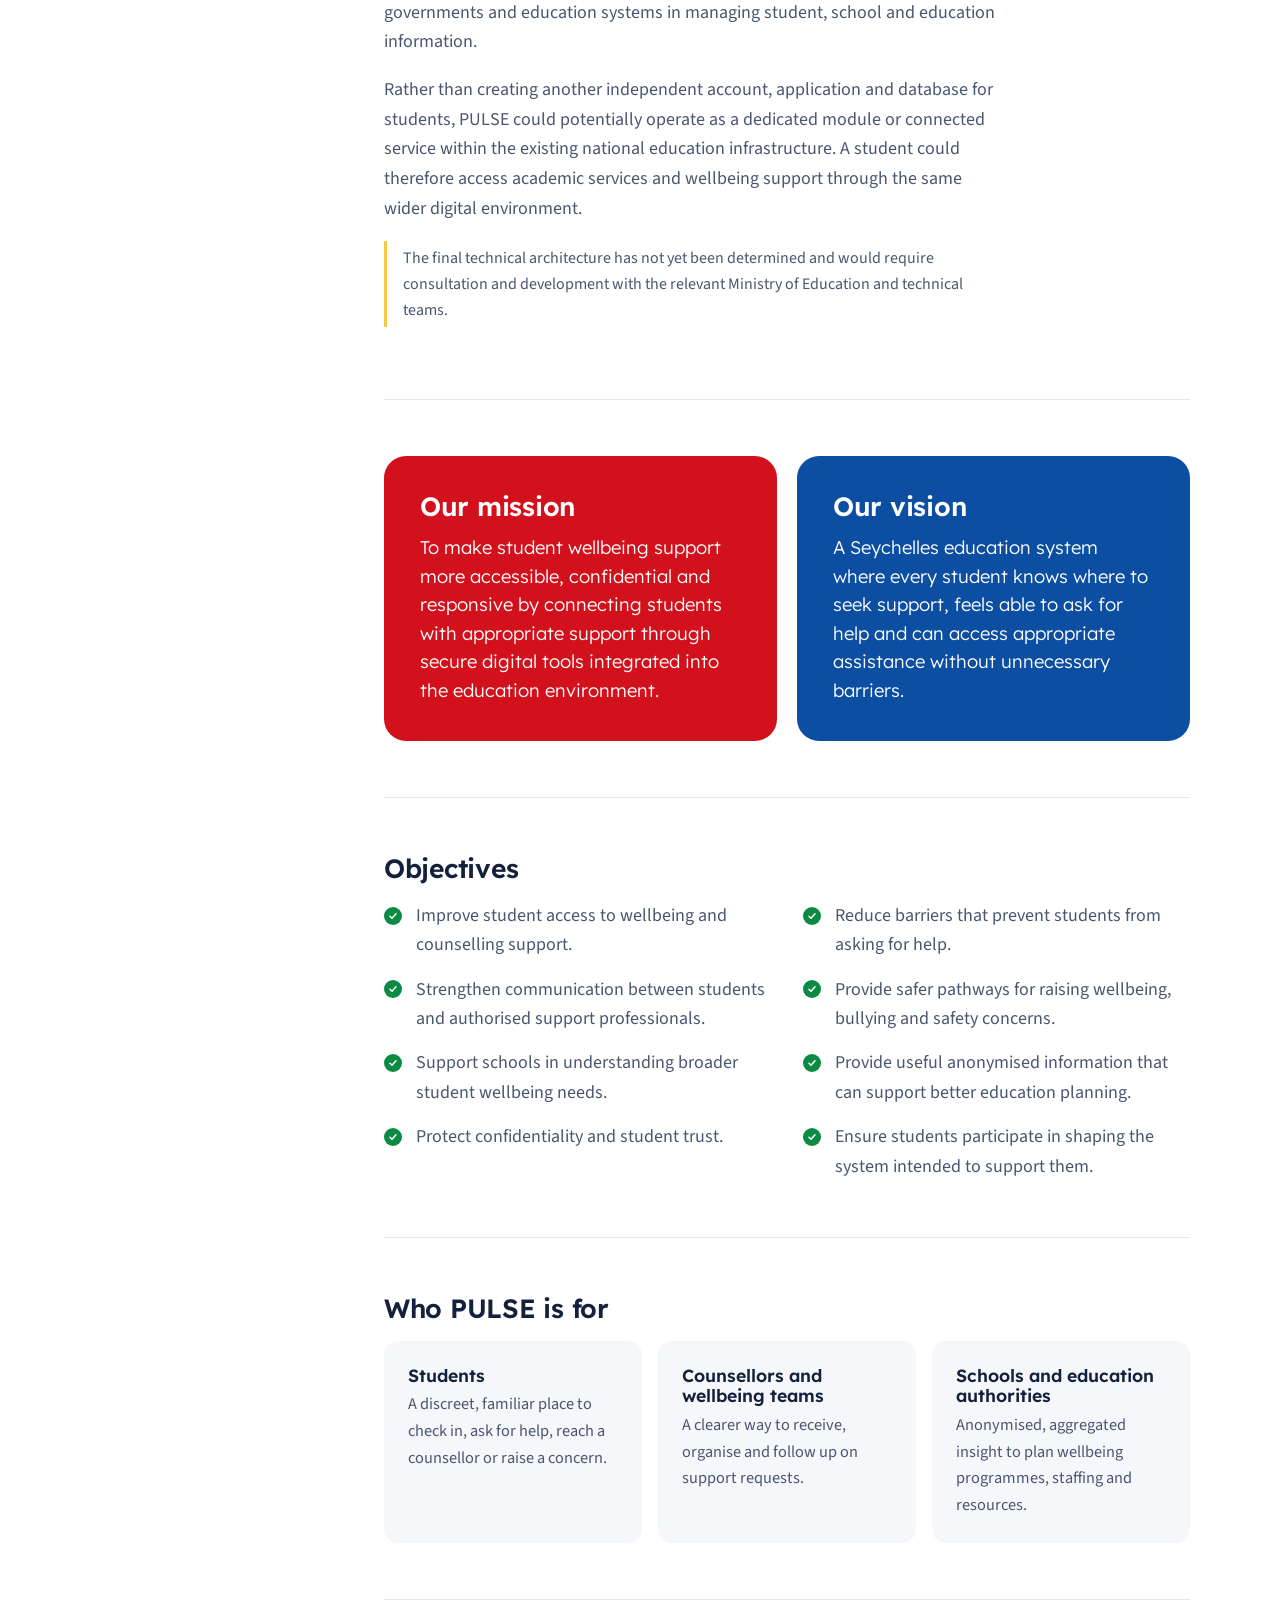
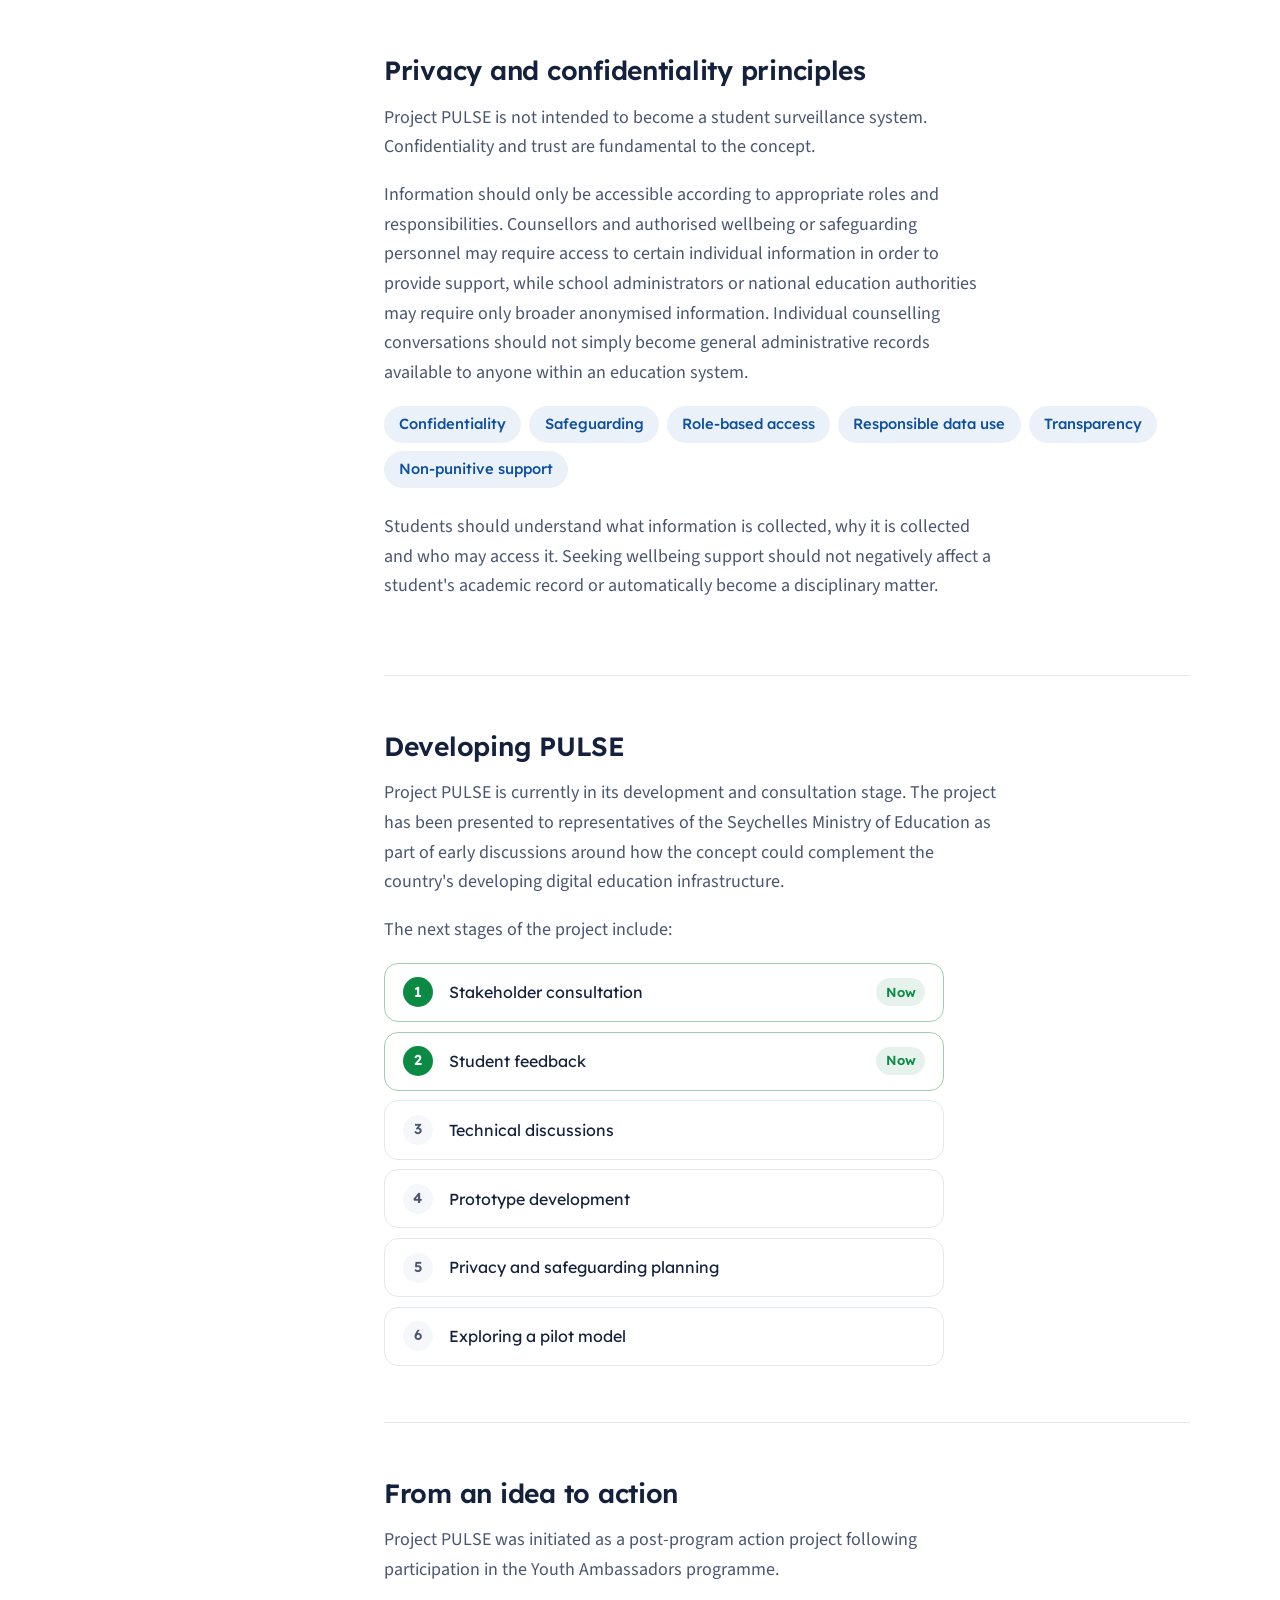
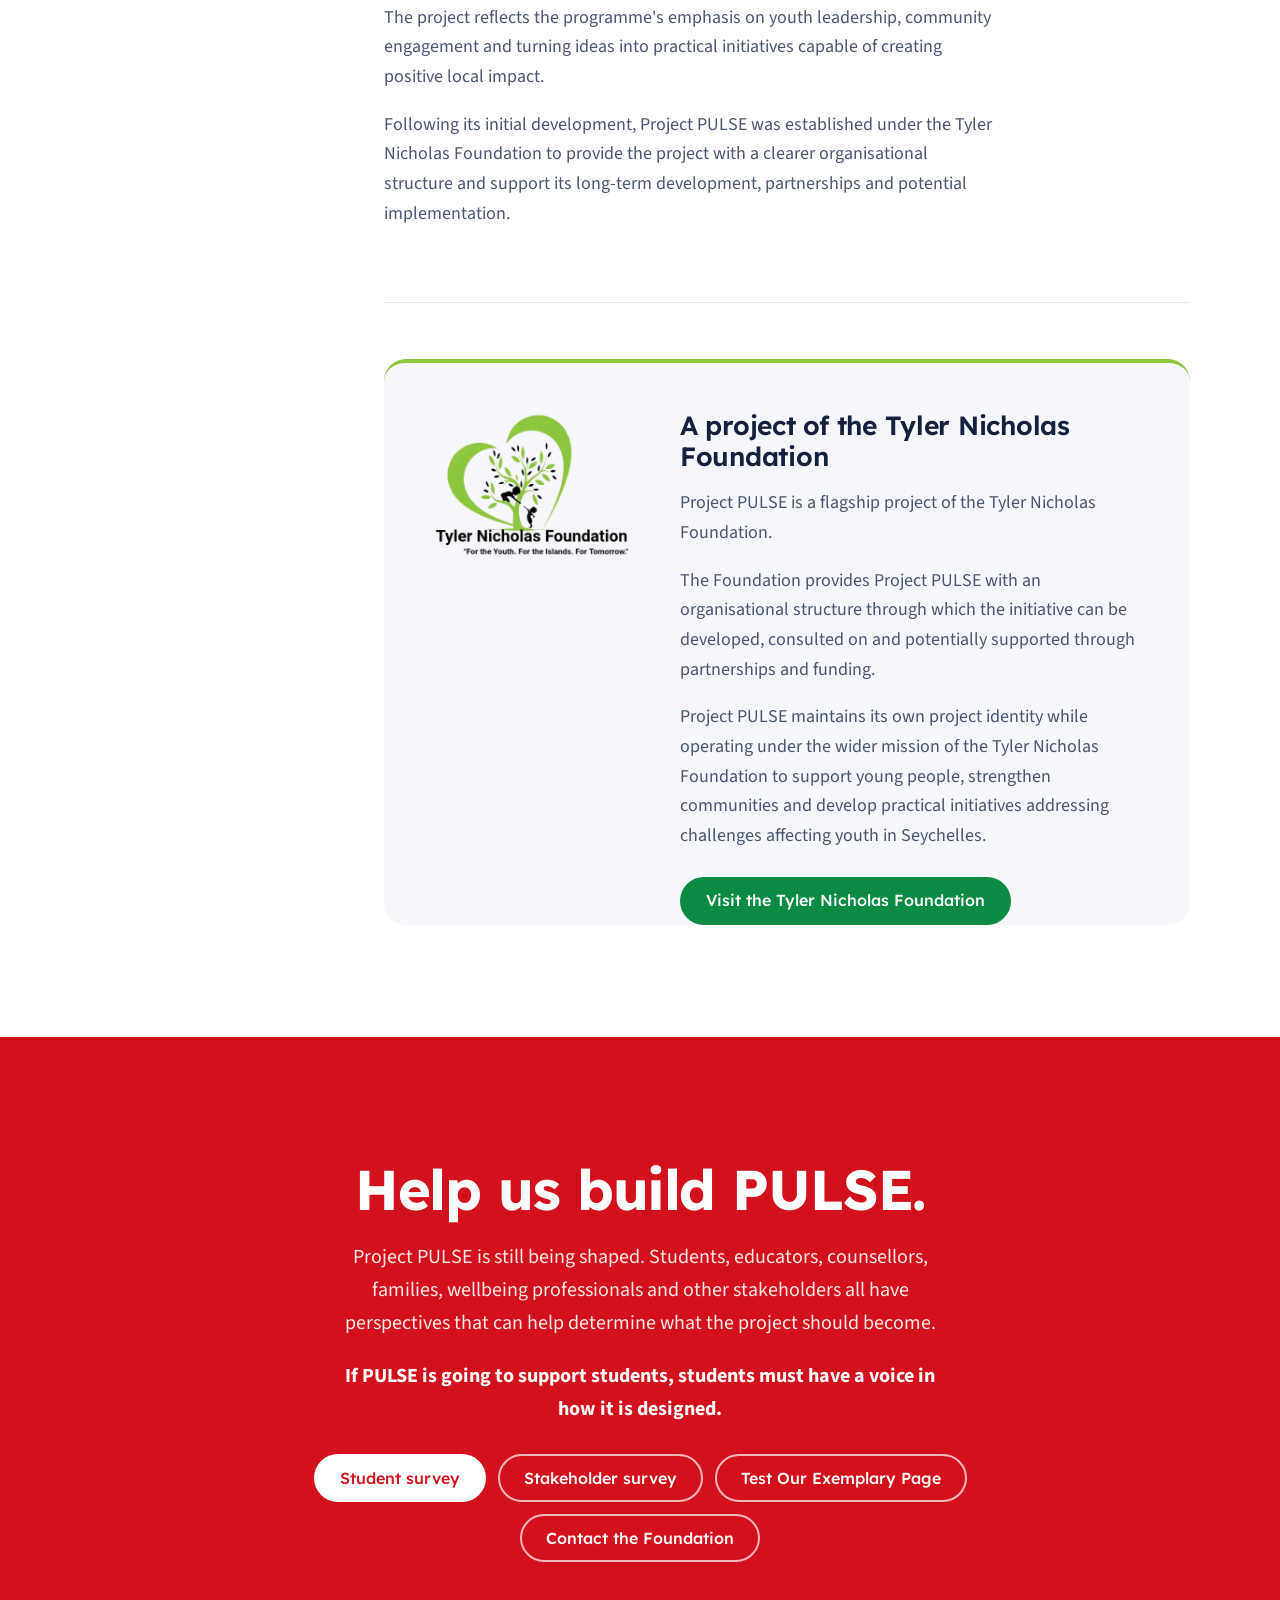
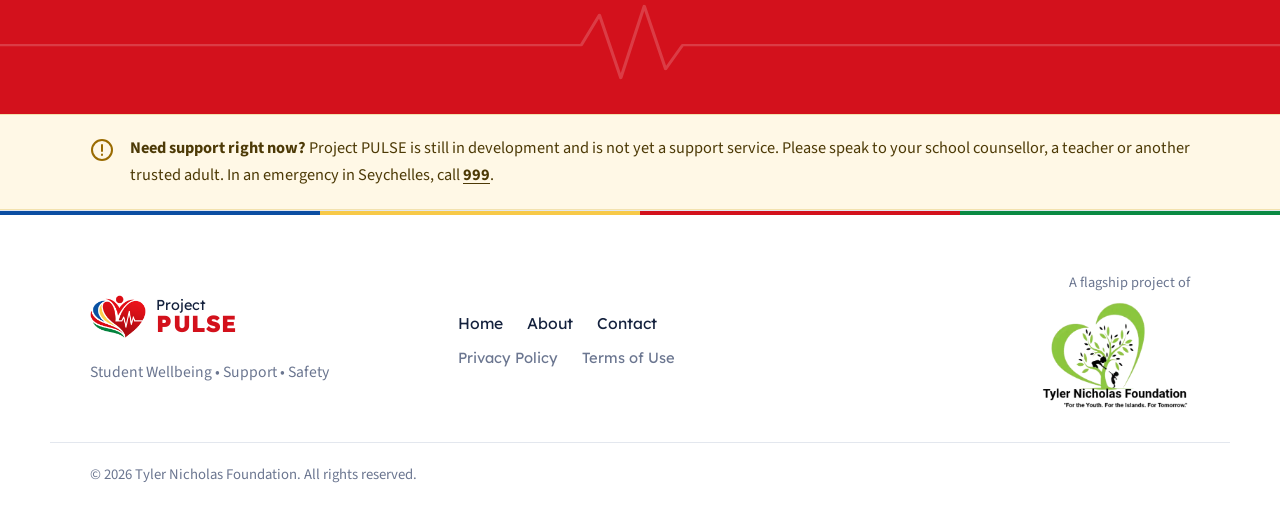
<file: about.html>
<!DOCTYPE html>
<html lang="en">
<head>
  <meta charset="UTF-8">
  <meta name="viewport" content="width=device-width, initial-scale=1, viewport-fit=cover">
  <title>About | Project PULSE</title>
  <meta name="description" content="About Project PULSE, Tyler Nicholas, and how a Youth Ambassadors Exchange Africa action project became a flagship project of the Tyler Nicholas Foundation.">
  <meta name="theme-color" content="#D3111C">

  <meta property="og:title" content="About | Project PULSE">
  <meta property="og:description" content="About Project PULSE, Tyler Nicholas, and how a Youth Ambassadors Exchange Africa action project became a flagship project of the Tyler Nicholas Foundation.">
  <meta property="og:type" content="website">
  <meta property="og:image" content="assets/img/pulse-banner.jpg">
  <meta name="twitter:card" content="summary_large_image">

  <link rel="icon" type="image/png" sizes="32x32" href="assets/img/favicon-32.png">
  <link rel="apple-touch-icon" href="assets/img/favicon.png">

  <link rel="preconnect" href="https://fonts.googleapis.com">
  <link rel="preconnect" href="https://fonts.gstatic.com" crossorigin>
  <link href="https://fonts.googleapis.com/css2?family=Lexend:wght@300;400;500;600;700;800&family=Source+Sans+3:ital,wght@0,400;0,600;0,700;1,400&display=swap" rel="stylesheet">
  <link rel="stylesheet" href="assets/css/style.css">

  <!-- Loading screen timing: 6 seconds on the first visit, short when moving between pages.
       Change FIRST_VISIT / BETWEEN_PAGES (milliseconds) to adjust. -->
  <script>
    (function () {
      var FIRST_VISIT = 6000, BETWEEN_PAGES = 900, d = FIRST_VISIT;
      try { if (sessionStorage.getItem("pulse-loaded") === "1") d = BETWEEN_PAGES; } catch (e) {}
      if (window.matchMedia && matchMedia("(prefers-reduced-motion: reduce)").matches) d = Math.min(d, 1500);
      window.PULSE_LOAD_TIME = d;
      document.documentElement.style.setProperty("--load-time", d + "ms");
    })();
  </script>
</head>
<body class="is-loading">

  <!-- ============ LOADING SCREEN ============ -->
  <div class="loader" id="loader" role="status" aria-live="polite">
    <div class="loader__inner">
      <img class="loader__mark" src="assets/img/pulse-mark.png" alt="" width="160" height="124">
      <svg class="loader__ecg" viewBox="0 0 600 80" preserveAspectRatio="none" aria-hidden="true">
        <path d="M0 40 H210 L228 40 L240 12 L254 70 L268 4 L282 62 L292 40 H600" />
      </svg>
      <p class="loader__word"><span>Project</span> <strong>PULSE</strong></p>
      <p class="loader__tag">Student Wellbeing, Support and Safety</p>
      <span class="visually-hidden">Loading Project PULSE</span>
    </div>
    <div class="loader__ribbon" aria-hidden="true"><i></i><i></i><i></i><i></i></div>
  </div>

  <a class="skip-link" href="#main">Skip to content</a>

  
  <a class="skip-link" href="#main">Skip to content</a>

  <!-- ============ HEADER ============ -->
  <header class="site-header" id="top">
    <div class="container site-header__bar">
      <a class="brand" href="index.html" aria-label="Project PULSE home">
        <img src="assets/img/pulse-mark.png" alt="" width="48" height="37">
        <span class="brand__text"><span class="brand__project">Project</span><span class="brand__pulse">PULSE</span></span>
      </a>

      <nav class="nav" id="nav" aria-label="Main">
        <a href="index.html" class="nav__link ">Home</a>
        <a href="about.html" class="nav__link is-active" aria-current="page">About</a>
        <a href="https://tyler-nicholas-foundation.online/contact/" class="nav__link" target="_blank" rel="noopener">Contact</a>
        <a href="https://projectpulsetestpage.tyler-nicholas-foundation.online" class="btn btn--red btn--sm nav__cta nav__cta--test" target="_blank" rel="noopener">Test Our Exemplary Page</a>
      </nav>

      <a class="header-tnf" href="https://tyler-nicholas-foundation.online/" target="_blank" rel="noopener" aria-label="Tyler Nicholas Foundation website">
        <img src="assets/img/tnf-logo.png" alt="Tyler Nicholas Foundation" width="86" height="63">
      </a>

      <button class="menu-toggle" id="menuToggle" aria-expanded="false" aria-controls="nav" aria-label="Open menu">
        <span></span><span></span><span></span>
      </button>
    </div>
    <div class="ribbon" aria-hidden="true"><i></i><i></i><i></i><i></i></div>
  </header>

  <main id="main">

    <!-- ============ PAGE HEADER ============ -->
    <section class="page-hero">
      <div class="container page-hero__grid">
        <div>
          <p class="page-hero__crumb"><a href="index.html">Home</a> / About</p>
          <h1 class="h1">About Project PULSE</h1>
          <p class="lead">When a student needs support, reaching someone who can help should be straightforward, discreet and accessible.</p>
        </div>
        <img class="page-hero__logo" src="assets/img/pulse-logo.png" alt="Project PULSE logo" width="291" height="320">
      </div>
    </section>

    <!-- ============ MEET TYLER ============ -->
    <section class="section section--mist" id="tyler">
      <div class="container">
              <div class="tyler">
                <div class="tyler__media">
                  <div class="photo" data-photo="https://i.ibb.co/WNCJNgcW/Chat-GPT-Image-Sep-27-2026-02-55-34-PM.png" role="img" aria-label="Portrait of Tyler Nicholas"></div>
                  <div class="tyler__stripe" aria-hidden="true"><i></i><i></i><i></i><i></i></div>
                </div>
                <div>
                  <p class="kicker">Meet the founder</p>
                  <h2 class="tyler__name">Tyler Nicholas</h2>
                  <p class="tyler__role">Founder, Tyler Nicholas Foundation and Project PULSE lead</p>
                  <div class="prose">
                    <p class="lead">Project PULSE is Tyler's Youth Ambassadors Exchange Africa project: an idea that started on an exchange and came home to Seychelles with a purpose.</p>
                    <p>The Youth Ambassadors programme brings young people together around leadership, community engagement and civic action. Every participant returns home with the same challenge: turn what you have learned into a practical project that makes a real difference in your own community.</p>
                    <p>For Tyler, the challenge to tackle was clear. Students go through stress, pressure, bullying and difficult moments at home, yet asking for help is not always easy. Some do not know who to talk to. Others worry about who will find out. PULSE is his answer: make reaching the right support as simple and private as opening your school account.</p>
                    <p>Since the exchange, Tyler has presented the concept to representatives of the Seychelles Ministry of Education and brought the project under the Tyler Nicholas Foundation, so it can grow through consultation with students and stakeholders, partnerships and, in time, a pilot.</p>
                  </div>
                  <ul class="tyler__facts">
                    <li><strong>The programme</strong><span>Youth Ambassadors Exchange Africa</span></li>
                    <li><strong>The project</strong><span>Project PULSE, a post-program action project</span></li>
                    <li><strong>The home</strong><span>Tyler Nicholas Foundation, Seychelles</span></li>
                  </ul>
                  <div class="btn-row">
                    <a class="btn btn--red" href="index.html#student-survey">Share your feedback</a>
                    <a class="btn btn--outline" href="https://tyler-nicholas-foundation.online/contact/" target="_blank" rel="noopener">Contact the Foundation</a>
                  </div>
                </div>
              </div>
      </div>
    </section>

    <!-- ============ ABOUT CONTENT ============ -->
    <section class="section about">
      <div class="container">
        <div class="about__grid">
          <aside class="about__toc" aria-label="About sections">
            <p class="about__toc-title">On this page</p>
            <a href="#why">Why PULSE was created</a>
            <a href="#pulse-openemis">PULSE and OpenEMIS</a>
            <a href="#mission">Mission and vision</a>
            <a href="#objectives">Objectives</a>
            <a href="#who">Who PULSE is for</a>
            <a href="#principles">Privacy principles</a>
            <a href="#development">Project development</a>
            <a href="#youth-ambassadors">From idea to action</a>
            <a href="#tnf">Tyler Nicholas Foundation</a>
          </aside>

          <div class="about__content">

            <article class="block" id="why">
              <h3 class="h3">Why PULSE was created</h3>
              <div class="prose">
                <p>Project PULSE is a student wellbeing, support and safety initiative developed as a flagship project under the Tyler Nicholas Foundation. The project originated as a post-program action project following participation in the Youth Ambassadors programme and is being developed with the long-term objective of improving how students in Seychelles access wellbeing support within the education system.</p>
                <p>Students can experience a wide range of challenges during their education. These may include academic pressure, stress, bullying, interpersonal difficulties, concerns about safety, problems at home or simply periods when they feel overwhelmed and need somebody to speak with.</p>
                <p>While schools already provide different forms of student support, students do not always feel comfortable accessing those services directly. A student may hesitate to physically approach a counselling office, may not know who is responsible for a particular issue or may worry about who will know that they have asked for help.</p>
                <p>Project PULSE seeks to address these barriers by exploring how student wellbeing and support services could be made more accessible through the digital infrastructure students already use.</p>
                <p>The proposed model would allow a student to enter a dedicated PULSE environment from their education account. Within that environment, students could potentially complete short wellbeing check-ins, request assistance, contact authorised counsellors, request appointments, raise bullying or safety concerns and access trusted wellbeing and support resources.</p>
                <p>The project is not intended to replace counsellors, teachers, health professionals or safeguarding personnel. Technology would instead provide a pathway connecting students with the people and services capable of supporting them. Human review, professional judgement and appropriate safeguarding procedures would remain essential.</p>
                <p>Project PULSE is also intended to help schools understand broader student wellbeing needs. When appropriate privacy safeguards are applied, aggregated and anonymised information may help identify trends such as increasing student stress, periods of high academic pressure, increased demand for counselling or patterns in reported bullying concerns. Such information could help schools and education authorities make better-informed decisions about wellbeing programmes, counsellor capacity, staffing and resources.</p>
              </div>
            </article>

            <article class="block" id="pulse-openemis">
              <h3 class="h3">PULSE and OpenEMIS</h3>
              <div class="prose">
                <p>Project PULSE is currently being developed around the possibility of integration into Seychelles' OpenEMIS-based national education platform.</p>
                <p>OpenEMIS is an education management information system designed to support governments and education systems in managing student, school and education information.</p>
                <p>Rather than creating another independent account, application and database for students, PULSE could potentially operate as a dedicated module or connected service within the existing national education infrastructure. A student could therefore access academic services and wellbeing support through the same wider digital environment.</p>
                <p class="note">The final technical architecture has not yet been determined and would require consultation and development with the relevant Ministry of Education and technical teams.</p>
              </div>
            </article>

            <div class="block mv" id="mission">
              <article class="mv__item mv__item--red">
                <h3 class="h3">Our mission</h3>
                <p>To make student wellbeing support more accessible, confidential and responsive by connecting students with appropriate support through secure digital tools integrated into the education environment.</p>
              </article>
              <article class="mv__item mv__item--blue">
                <h3 class="h3">Our vision</h3>
                <p>A Seychelles education system where every student knows where to seek support, feels able to ask for help and can access appropriate assistance without unnecessary barriers.</p>
              </article>
            </div>

            <article class="block" id="objectives">
              <h3 class="h3">Objectives</h3>
              <ul class="checklist">
                <li>Improve student access to wellbeing and counselling support.</li>
                <li>Reduce barriers that prevent students from asking for help.</li>
                <li>Strengthen communication between students and authorised support professionals.</li>
                <li>Provide safer pathways for raising wellbeing, bullying and safety concerns.</li>
                <li>Support schools in understanding broader student wellbeing needs.</li>
                <li>Provide useful anonymised information that can support better education planning.</li>
                <li>Protect confidentiality and student trust.</li>
                <li>Ensure students participate in shaping the system intended to support them.</li>
              </ul>
            </article>

            <article class="block" id="who">
              <h3 class="h3">Who PULSE is for</h3>
              <div class="audience">
                <div class="audience__item">
                  <h4>Students</h4>
                  <p>A discreet, familiar place to check in, ask for help, reach a counsellor or raise a concern.</p>
                </div>
                <div class="audience__item">
                  <h4>Counsellors and wellbeing teams</h4>
                  <p>A clearer way to receive, organise and follow up on support requests.</p>
                </div>
                <div class="audience__item">
                  <h4>Schools and education authorities</h4>
                  <p>Anonymised, aggregated insight to plan wellbeing programmes, staffing and resources.</p>
                </div>
              </div>
            </article>

            <article class="block" id="principles">
              <h3 class="h3">Privacy and confidentiality principles</h3>
              <div class="prose">
                <p>Project PULSE is not intended to become a student surveillance system. Confidentiality and trust are fundamental to the concept.</p>
                <p>Information should only be accessible according to appropriate roles and responsibilities. Counsellors and authorised wellbeing or safeguarding personnel may require access to certain individual information in order to provide support, while school administrators or national education authorities may require only broader anonymised information. Individual counselling conversations should not simply become general administrative records available to anyone within an education system.</p>
              </div>
              <ul class="tags" aria-label="Design principles">
                <li>Confidentiality</li>
                <li>Safeguarding</li>
                <li>Role-based access</li>
                <li>Responsible data use</li>
                <li>Transparency</li>
                <li>Non-punitive support</li>
              </ul>
              <div class="prose">
                <p>Students should understand what information is collected, why it is collected and who may access it. Seeking wellbeing support should not negatively affect a student's academic record or automatically become a disciplinary matter.</p>
              </div>
            </article>

            <article class="block" id="development">
              <h3 class="h3">Developing PULSE</h3>
              <div class="prose">
                <p>Project PULSE is currently in its development and consultation stage. The project has been presented to representatives of the Seychelles Ministry of Education as part of early discussions around how the concept could complement the country's developing digital education infrastructure.</p>
                <p>The next stages of the project include:</p>
              </div>
              <ol class="timeline">
                <li class="is-current"><span>Stakeholder consultation</span><em>Now</em></li>
                <li class="is-current"><span>Student feedback</span><em>Now</em></li>
                <li><span>Technical discussions</span></li>
                <li><span>Prototype development</span></li>
                <li><span>Privacy and safeguarding planning</span></li>
                <li><span>Exploring a pilot model</span></li>
              </ol>
            </article>

            <article class="block" id="youth-ambassadors">
              <h3 class="h3">From an idea to action</h3>
              <div class="prose">
                <p>Project PULSE was initiated as a post-program action project following participation in the Youth Ambassadors programme.</p>
                <p>The project reflects the programme's emphasis on youth leadership, community engagement and turning ideas into practical initiatives capable of creating positive local impact.</p>
                <p>Following its initial development, Project PULSE was established under the Tyler Nicholas Foundation to provide the project with a clearer organisational structure and support its long-term development, partnerships and potential implementation.</p>
              </div>
            </article>

            <article class="block tnf" id="tnf">
              <img class="tnf__logo" src="assets/img/tnf-logo.png" alt="Tyler Nicholas Foundation logo" width="214" height="157" loading="lazy">
              <div>
                <h3 class="h3">A project of the Tyler Nicholas Foundation</h3>
                <div class="prose">
                  <p>Project PULSE is a flagship project of the Tyler Nicholas Foundation.</p>
                  <p>The Foundation provides Project PULSE with an organisational structure through which the initiative can be developed, consulted on and potentially supported through partnerships and funding.</p>
                  <p>Project PULSE maintains its own project identity while operating under the wider mission of the Tyler Nicholas Foundation to support young people, strengthen communities and develop practical initiatives addressing challenges affecting youth in Seychelles.</p>
                </div>
                <a class="btn btn--green" href="https://tyler-nicholas-foundation.online/" target="_blank" rel="noopener">Visit the Tyler Nicholas Foundation</a>
              </div>
            </article>

          </div>
        </div>
      </div>
    </section>

    <!-- ============ FINAL CTA ============ -->
    <section class="cta">
      <svg class="cta__ecg" viewBox="0 0 1200 120" preserveAspectRatio="none" aria-hidden="true">
        <path d="M0 60 H520 L545 60 L562 20 L582 104 L604 8 L624 92 L640 60 H1200"/>
      </svg>
      <div class="container cta__inner">
        <h2 class="h1">Help us build PULSE.</h2>
        <p class="cta__text">Project PULSE is still being shaped. Students, educators, counsellors, families, wellbeing professionals and other stakeholders all have perspectives that can help determine what the project should become.</p>
        <p class="cta__text"><strong>If PULSE is going to support students, students must have a voice in how it is designed.</strong></p>
        <div class="btn-row btn-row--center">
          <a href="index.html#student-survey" class="btn btn--white">Student survey</a>
          <a href="index.html#stakeholder-survey" class="btn btn--line">Stakeholder survey</a>
          <a href="https://projectpulsetestpage.tyler-nicholas-foundation.online" class="btn btn--line" target="_blank" rel="noopener">Test Our Exemplary Page</a>
          <a href="https://tyler-nicholas-foundation.online/contact/" class="btn btn--line" target="_blank" rel="noopener">Contact the Foundation</a>
        </div>
      </div>
    </section>

    <!-- ============ HELP NOTICE ============ -->
    <aside class="help-note" aria-label="Need support now">
      <div class="container help-note__inner">
        <svg viewBox="0 0 24 24" aria-hidden="true"><circle cx="12" cy="12" r="10"/><path d="M12 7v6M12 16.5v.5"/></svg>
        <p><strong>Need support right now?</strong> Project PULSE is still in development and is not yet a support service. Please speak to your school counsellor, a teacher or another trusted adult. In an emergency in Seychelles, call <a href="tel:999">999</a>.</p>
      </div>
    </aside>

  </main>

  </main>

  <!-- ============ FOOTER ============ -->
  <footer class="site-footer">
    <div class="ribbon" aria-hidden="true"><i></i><i></i><i></i><i></i></div>
    <div class="container footer__grid">
      <div class="footer__brand">
        <a class="brand brand--footer" href="index.html" aria-label="Project PULSE home">
          <img src="assets/img/pulse-mark.png" alt="" width="56" height="43" loading="lazy">
          <span class="brand__text"><span class="brand__project">Project</span><span class="brand__pulse">PULSE</span></span>
        </a>
        <p class="footer__tag">Student Wellbeing &bull; Support &bull; Safety</p>
      </div>

      <nav class="footer__nav" aria-label="Footer">
        <div class="footer__links">
          <a href="index.html">Home</a>
          <a href="about.html">About</a>
          <a href="https://tyler-nicholas-foundation.online/contact/" target="_blank" rel="noopener">Contact</a>
        </div>
        <div class="footer__links footer__links--legal">
          <a href="https://tyler-nicholas-foundation.online/privacy" target="_blank" rel="noopener">Privacy Policy</a>
          <a href="https://tyler-nicholas-foundation.online/terms" target="_blank" rel="noopener">Terms of Use</a>
        </div>
      </nav>

      <a class="footer__tnf" href="https://tyler-nicholas-foundation.online/" target="_blank" rel="noopener">
        <span>A flagship project of</span>
        <img src="assets/img/tnf-logo.png" alt="Tyler Nicholas Foundation" width="150" height="110" loading="lazy">
      </a>
    </div>
    <div class="container footer__legal">
      <p>&copy; <span id="year">2026</span> Tyler Nicholas Foundation. All rights reserved.</p>
    </div>
  </footer>

  <a href="#top" class="to-top" id="toTop" aria-label="Back to top">
    <svg viewBox="0 0 24 24" aria-hidden="true"><path d="M6 14l6-6 6 6"/></svg>
  </a>

  
  <a href="#top" class="to-top" id="toTop" aria-label="Back to top">
    <svg viewBox="0 0 24 24" aria-hidden="true"><path d="M6 14l6-6 6 6"/></svg>
  </a>

  <script src="assets/js/main.js" defer></script>
</body>
</html>
</file>
<file: assets/css/style.css>
/* =========================================================
   PROJECT PULSE — Stylesheet
   A flagship project of the Tyler Nicholas Foundation
   Colours taken from the PULSE logo (Seychelles flag palette)
   ========================================================= */

:root {
  /* Brand */
  --red: #D3111C;
  --red-deep: #A90E17;
  --blue: #0B4EA2;
  --yellow: #F7C948;
  --green: #0A8A43;
  --tnf-green: #8CC63F;

  /* Neutrals */
  --ink: #14213D;
  --ink-soft: #4A5670;
  --muted: #6B7690;
  --line: #E3E7EE;
  --mist: #F5F7FA;
  --paper: #FFFFFF;

  /* Type */
  --font-head: "Lexend", "Segoe UI", system-ui, -apple-system, sans-serif;
  --font-body: "Source Sans 3", "Segoe UI", system-ui, -apple-system, sans-serif;

  /* Layout */
  --container: 1180px;
  --gutter: clamp(1.25rem, 4vw, 2.5rem);
  --section: clamp(4rem, 9vw, 7rem);
  --radius-sm: 8px;
  --radius: 14px;
  --radius-lg: 22px;
  --header-h: 76px;

  --shadow: 0 1px 2px rgba(20, 33, 61, .06), 0 8px 24px rgba(20, 33, 61, .06);
  --ease: cubic-bezier(.22, .61, .36, 1);
}

/* ---------- Reset ---------- */
*, *::before, *::after { box-sizing: border-box; }
html {
  scroll-behavior: smooth;
  scroll-padding-top: calc(var(--header-h) + 12px);
  -webkit-text-size-adjust: 100%;
}
body {
  margin: 0;
  font-family: var(--font-body);
  font-size: 1.125rem;
  line-height: 1.65;
  color: var(--ink);
  background: var(--paper);
  -webkit-font-smoothing: antialiased;
  padding-bottom: env(safe-area-inset-bottom, 0px);
}
img, svg { display: block; max-width: 100%; height: auto; }
a { color: var(--blue); text-underline-offset: 3px; }
a:hover { color: var(--red); }
h1, h2, h3, h4 { font-family: var(--font-head); line-height: 1.15; margin: 0; color: var(--ink); }
p { margin: 0 0 1em; }
ul, ol { margin: 0; padding: 0; }
button { font: inherit; }

:focus-visible { outline: 3px solid var(--blue); outline-offset: 3px; border-radius: 4px; }

.visually-hidden {
  position: absolute !important; width: 1px; height: 1px; overflow: hidden;
  clip: rect(0 0 0 0); white-space: nowrap;
}
.skip-link {
  position: absolute; left: 1rem; top: -100px; z-index: 300;
  background: var(--ink); color: #fff; padding: .6rem 1rem; border-radius: var(--radius-sm);
}
.skip-link:focus { top: 1rem; color: #fff; }

.container { width: 100%; max-width: var(--container); margin: 0 auto; padding: 0 var(--gutter); }

/* ---------- Type scale ---------- */
.h1 { font-size: clamp(2.2rem, 5vw, 3.5rem); font-weight: 700; letter-spacing: -.02em; }
.h2 { font-size: clamp(1.8rem, 3.6vw, 2.6rem); font-weight: 700; letter-spacing: -.015em; margin-bottom: 1.25rem; }
.h3 { font-size: clamp(1.35rem, 2.2vw, 1.65rem); font-weight: 600; letter-spacing: -.01em; margin-bottom: 1rem; }
.lead { font-size: clamp(1.2rem, 2vw, 1.4rem); line-height: 1.5; color: var(--ink); font-family: var(--font-head); font-weight: 400; }
.kicker {
  font-family: var(--font-head); font-weight: 600; font-size: 1rem;
  color: var(--red); margin-bottom: .6rem;
}
.prose { max-width: 68ch; color: var(--ink-soft); }
.prose strong { color: var(--ink); }
.note {
  font-size: 1rem; color: var(--ink-soft);
  border-left: 3px solid var(--yellow); padding: .2rem 0 .2rem 1rem;
}

/* ---------- Ribbon (flag stripes) ---------- */
.ribbon { display: flex; height: 4px; }
.ribbon i { flex: 1; }
.ribbon i:nth-child(1) { background: var(--blue); }
.ribbon i:nth-child(2) { background: var(--yellow); }
.ribbon i:nth-child(3) { background: var(--red); }
.ribbon i:nth-child(4) { background: var(--green); }

/* ---------- Buttons ---------- */
.btn {
  display: inline-flex; align-items: center; justify-content: center; gap: .5rem;
  min-height: 48px; padding: .75rem 1.5rem;
  font-family: var(--font-head); font-weight: 500; font-size: 1rem; line-height: 1.2;
  border-radius: 999px; border: 2px solid transparent; cursor: pointer;
  text-decoration: none; transition: background-color .2s var(--ease), color .2s var(--ease), border-color .2s var(--ease), transform .2s var(--ease);
}
.btn:active { transform: translateY(1px); }
.btn--sm { min-height: 42px; padding: .55rem 1.15rem; font-size: .95rem; }
.btn--red { background: var(--red); color: #fff; }
.btn--red:hover { background: var(--red-deep); color: #fff; }
.btn--blue { background: var(--blue); color: #fff; }
.btn--blue:hover { background: #083c7d; color: #fff; }
.btn--green { background: var(--green); color: #fff; }
.btn--green:hover { background: #076a33; color: #fff; }
.btn--outline { border-color: var(--ink); color: var(--ink); background: transparent; }
.btn--outline:hover { background: var(--ink); color: #fff; }
.btn--ghost { color: var(--ink-soft); background: transparent; border-color: var(--line); }
.btn--ghost:hover { border-color: var(--ink); color: var(--ink); }
.btn--white { background: #fff; color: var(--red); }
.btn--white:hover { background: var(--ink); color: #fff; }
.btn--line { border-color: rgba(255,255,255,.7); color: #fff; background: transparent; }
.btn--line:hover { background: #fff; color: var(--red); border-color: #fff; }
.btn[disabled] { opacity: .55; cursor: not-allowed; }

.btn-row { display: flex; flex-wrap: wrap; gap: .75rem; margin-top: 1.75rem; }
.btn-row--center { justify-content: center; }

/* =========================================================
   LOADING SCREEN
   ========================================================= */
.loader {
  position: fixed; inset: 0; z-index: 1000;
  display: grid; place-items: center;
  background: var(--paper);
  transition: opacity .6s var(--ease), visibility .6s var(--ease);
}
.loader.is-done { opacity: 0; visibility: hidden; pointer-events: none; }
.loader__inner { width: min(520px, 86vw); text-align: center; }
.loader__mark {
  width: 132px; margin: 0 auto -6px;
  animation: beat 1.1s var(--ease) infinite;
  transform-origin: 50% 60%;
}
.loader__ecg { width: 100%; height: 64px; overflow: visible; }
.loader__ecg path {
  fill: none; stroke: var(--red); stroke-width: 3; stroke-linecap: round; stroke-linejoin: round;
  stroke-dasharray: 900; stroke-dashoffset: 900;
  animation: trace 1.6s var(--ease) infinite;
  filter: drop-shadow(0 0 4px rgba(211, 17, 28, .35));
}
.loader__word {
  font-family: var(--font-head); font-size: 1.9rem; margin: .4rem 0 .1rem; line-height: 1.1;
}
.loader__word span { font-weight: 400; color: var(--ink); }
.loader__word strong { font-weight: 800; color: var(--red); letter-spacing: .02em; }
.loader__tag { color: var(--muted); font-size: 1rem; margin: 0; }
.loader__ribbon { position: absolute; left: 0; right: 0; bottom: 0; display: flex; height: 6px; background: var(--mist); }
.loader__ribbon i { flex: 1; transform: scaleX(0); transform-origin: left; animation: grow calc(var(--load-time, 6000ms) / 4) linear forwards; }
.loader__ribbon i:nth-child(1) { background: var(--blue); }
.loader__ribbon i:nth-child(2) { background: var(--yellow); animation-delay: calc(var(--load-time, 6000ms) / 4); }
.loader__ribbon i:nth-child(3) { background: var(--red); animation-delay: calc(var(--load-time, 6000ms) / 2); }
.loader__ribbon i:nth-child(4) { background: var(--green); animation-delay: calc(var(--load-time, 6000ms) * .75); }

body.is-loading { overflow: hidden; }

@keyframes trace {
  0% { stroke-dashoffset: 900; opacity: 1; }
  70% { stroke-dashoffset: 0; opacity: 1; }
  100% { stroke-dashoffset: 0; opacity: 0; }
}
@keyframes beat {
  0%, 100% { transform: scale(1); }
  14% { transform: scale(1.08); }
  28% { transform: scale(1); }
  42% { transform: scale(1.05); }
  70% { transform: scale(1); }
}
@keyframes grow { to { transform: scaleX(1); } }

/* =========================================================
   HEADER
   ========================================================= */
.site-header {
  position: sticky; top: 0; z-index: 100;
  background: rgba(255, 255, 255, .94);
  backdrop-filter: saturate(160%) blur(10px);
  -webkit-backdrop-filter: saturate(160%) blur(10px);
  padding-top: env(safe-area-inset-top, 0px);
  transition: box-shadow .25s var(--ease);
}
.site-header.is-scrolled { box-shadow: 0 6px 20px rgba(20, 33, 61, .08); }
.site-header__bar {
  display: flex; align-items: center; gap: 1.5rem;
  min-height: var(--header-h);
}
.brand { display: inline-flex; align-items: center; gap: .65rem; text-decoration: none; color: var(--ink); }
.brand img { width: 48px; }
.brand__text { display: flex; flex-direction: column; line-height: 1; font-family: var(--font-head); }
.brand__project { font-size: .9rem; font-weight: 400; color: var(--ink); }
.brand__pulse { font-size: 1.45rem; font-weight: 800; color: var(--red); letter-spacing: .02em; }
.brand:hover { color: var(--ink); }

.nav { display: flex; align-items: center; gap: .25rem; margin-left: auto; }
.nav__link {
  position: relative; padding: .55rem .9rem;
  font-family: var(--font-head); font-weight: 500; font-size: 1rem;
  color: var(--ink); text-decoration: none; border-radius: 999px;
}
.nav__link:hover { color: var(--red); }
.nav__link.is-active { color: var(--red); }
.nav__link.is-active::after {
  content: ""; position: absolute; left: .9rem; right: .9rem; bottom: .2rem;
  height: 2px; background: var(--red); border-radius: 2px;
}
.nav__cta { margin-left: .5rem; }

.header-tnf {
  display: flex; align-items: center; padding-left: 1.25rem;
  border-left: 1px solid var(--line);
}
.header-tnf img { width: 86px; }

.menu-toggle {
  display: none; margin-left: auto;
  width: 46px; height: 46px; border: 0; border-radius: 12px;
  background: var(--mist); cursor: pointer; padding: 12px;
  flex-direction: column; justify-content: space-between;
}
.menu-toggle span { display: block; height: 2px; background: var(--ink); border-radius: 2px; transition: transform .25s var(--ease), opacity .2s; }
.menu-toggle[aria-expanded="true"] span:nth-child(1) { transform: translateY(9px) rotate(45deg); }
.menu-toggle[aria-expanded="true"] span:nth-child(2) { opacity: 0; }
.menu-toggle[aria-expanded="true"] span:nth-child(3) { transform: translateY(-9px) rotate(-45deg); }

/* =========================================================
   HERO
   ========================================================= */
.hero { padding-bottom: clamp(3rem, 7vw, 5rem); border-bottom: 1px solid var(--line); }
.hero__banner { padding-top: clamp(1rem, 3vw, 2rem); }
.hero__banner img { width: 100%; border-radius: var(--radius-lg); }
.hero__body {
  display: grid; grid-template-columns: 1.1fr 1fr; gap: clamp(2rem, 5vw, 4rem);
  align-items: end; margin-top: clamp(1.5rem, 4vw, 3rem);
}
.hero__title {
  font-size: clamp(2.6rem, 6.4vw, 5rem); font-weight: 800;
  letter-spacing: -.035em; line-height: 1.02; color: var(--ink);
}
.hero__lead { font-family: var(--font-head); font-size: clamp(1.15rem, 1.8vw, 1.35rem); line-height: 1.5; color: var(--ink-soft); margin: 0; }
.hero__aside .btn-row { margin-top: 1.5rem; }
.hero__tnf {
  display: inline-flex; align-items: center; gap: .9rem; margin-top: 2rem;
  text-decoration: none; color: var(--ink-soft); font-size: .98rem; line-height: 1.35;
}
.hero__tnf img { width: 64px; }
.hero__tnf strong { color: var(--ink); font-weight: 600; }
.hero__tnf:hover strong { color: var(--green); }

/* =========================================================
   SECTIONS
   ========================================================= */
.section { padding: var(--section) 0; }
.section--mist { background: var(--mist); }
.section--ink { background: var(--ink); color: #fff; }
.section--ink .h2, .section--ink h3 { color: #fff; }

.section-head { max-width: 640px; margin-bottom: clamp(2rem, 4vw, 3rem); }
.section-head .h2 { margin-bottom: .6rem; }
.section-head__sub { color: var(--ink-soft); margin: 0; }

/* Intro split */
.split { display: grid; grid-template-columns: 1fr 1.4fr; gap: clamp(2rem, 6vw, 5rem); }
.split__head .h2 { position: sticky; top: calc(var(--header-h) + 2rem); }
.pullquote {
  font-family: var(--font-head); font-size: clamp(1.2rem, 2vw, 1.45rem); line-height: 1.45;
  color: var(--ink); margin-top: 2rem; padding-top: 1.5rem; border-top: 2px solid var(--red);
}

/* Problem / solution */
.duo { display: grid; grid-template-columns: 1fr 1fr; gap: clamp(2rem, 5vw, 4rem); }
.duo__col { background: var(--paper); border-radius: var(--radius-lg); padding: clamp(1.75rem, 4vw, 3rem); position: relative; overflow: hidden; }
.tick { position: absolute; left: 0; top: 0; bottom: 0; width: 6px; }
.tick--blue { background: var(--blue); }
.tick--red { background: var(--red); }
.duo__col .h2 { font-size: clamp(1.6rem, 2.8vw, 2.1rem); }

/* Features */
.features {
  display: grid; grid-template-columns: repeat(3, 1fr);
  border-top: 1px solid var(--line); border-left: 1px solid var(--line);
}
.feature {
  padding: clamp(1.5rem, 3vw, 2.25rem);
  border-right: 1px solid var(--line); border-bottom: 1px solid var(--line);
  position: relative;
}
.feature::before {
  content: ""; position: absolute; left: -1px; top: -1px; width: 48px; height: 4px;
  background: var(--accent);
}
.feature__icon {
  width: 40px; height: 40px; margin-bottom: 1.1rem;
  fill: none; stroke: var(--ink); stroke-width: 1.8; stroke-linecap: round; stroke-linejoin: round;
}
.feature h3 { font-size: 1.25rem; font-weight: 600; margin-bottom: .5rem; }
.feature p { color: var(--ink-soft); margin: 0; font-size: 1.05rem; }

/* Steps */
.steps { list-style: none; display: grid; grid-template-columns: repeat(4, 1fr); gap: 1.25rem; position: relative; }
.steps::before {
  content: ""; position: absolute; left: 0; right: 0; top: 27px; height: 2px;
  background: repeating-linear-gradient(90deg, var(--line) 0 8px, transparent 8px 14px);
}
.step { position: relative; }
.step__num {
  display: grid; place-items: center; width: 56px; height: 56px; border-radius: 50%;
  background: var(--paper); border: 2px solid var(--red); color: var(--red);
  font-family: var(--font-head); font-weight: 700; font-size: 1.05rem;
  margin-bottom: 1.25rem; position: relative;
}
.step:last-child .step__num { background: var(--red); color: #fff; }
.step h3 { font-size: 1.2rem; font-weight: 600; margin-bottom: .5rem; }
.step p { color: var(--ink-soft); margin: 0; font-size: 1.05rem; }

/* OpenEMIS */
.emis { display: grid; grid-template-columns: 1fr 1fr; gap: clamp(2rem, 6vw, 5rem); align-items: center; }
.mock {
  margin: 0; background: var(--paper); border: 1px solid var(--line);
  border-radius: var(--radius-lg); box-shadow: var(--shadow); overflow: hidden;
}
.mock__top {
  display: flex; align-items: center; gap: 1rem; padding: .85rem 1.1rem;
  background: var(--mist); border-bottom: 1px solid var(--line);
}
.mock__dots { display: flex; gap: 6px; }
.mock__dots i { width: 10px; height: 10px; border-radius: 50%; background: var(--line); }
.mock__title { font-family: var(--font-head); font-size: .9rem; font-weight: 500; color: var(--ink-soft); }
.mock__body { display: grid; grid-template-columns: 150px 1fr; min-height: 330px; }
.mock__side { list-style: none; border-right: 1px solid var(--line); padding: .75rem .5rem; }
.mock__side li {
  display: flex; align-items: center; gap: .45rem;
  font-family: var(--font-head); font-size: .92rem; color: var(--muted);
  padding: .6rem .75rem; border-radius: var(--radius-sm);
}
.mock__side li.is-active {
  background: rgba(211, 17, 28, .08); color: var(--red); font-weight: 600;
  box-shadow: inset 3px 0 0 var(--red);
}
.mock__side img { width: 18px; }
.mock__panel { padding: 1.25rem 1.4rem; }
.mock__hello { font-family: var(--font-head); font-weight: 600; font-size: 1.1rem; margin-bottom: .75rem; }
.mock__moods { display: flex; gap: .5rem; margin-bottom: 1.1rem; flex-wrap: wrap; }
.mock__moods span {
  font-size: .85rem; padding: .3rem .8rem; border-radius: 999px;
  border: 1px solid var(--line); color: var(--ink-soft);
}
.mock__moods span:first-child { border-color: var(--green); color: var(--green); }
.mock__menu { list-style: none; display: grid; gap: .45rem; }
.mock__menu li {
  display: flex; align-items: center; gap: .7rem;
  padding: .6rem .8rem; border: 1px solid var(--line); border-radius: 10px;
  font-family: var(--font-head); font-size: .92rem; color: var(--ink);
}
.mock__menu span { width: 10px; height: 10px; border-radius: 3px; background: var(--c); flex: none; }
.mock figcaption {
  font-size: .85rem; color: var(--muted); text-align: center;
  padding: .6rem; border-top: 1px solid var(--line);
}

/* Trust */
.trust__head { max-width: 720px; margin-bottom: clamp(2rem, 4vw, 3rem); }
.trust__lead { font-family: var(--font-head); font-size: clamp(1.15rem, 2vw, 1.35rem); color: rgba(255,255,255,.82); line-height: 1.5; margin: 0; }
.trust__list { list-style: none; display: grid; grid-template-columns: repeat(2, 1fr); gap: 1px; background: rgba(255,255,255,.12); border-radius: var(--radius-lg); overflow: hidden; }
.trust__list li { background: var(--ink); padding: clamp(1.5rem, 3vw, 2.25rem); }
.trust__list h3 { font-size: 1.2rem; font-weight: 600; margin-bottom: .5rem; }
.trust__list p { color: rgba(255,255,255,.75); margin: 0; }
.trust__statement {
  margin: clamp(2rem, 4vw, 3rem) 0 0;
  font-family: var(--font-head); font-weight: 600; font-size: clamp(1.25rem, 2.4vw, 1.7rem);
  line-height: 1.35; max-width: 760px;
  padding-left: 1.25rem; border-left: 4px solid var(--yellow);
}

/* Surveys */
.survey__intro { max-width: 760px; }
.pulse-form {
  margin-top: 2.5rem; max-width: 760px;
  background: var(--paper); border: 1px solid var(--line); border-radius: var(--radius-lg);
  overflow: hidden;
}
.pulse-form iframe { display: block; width: 100%; border: 0; }
.pulse-form iframe.pulse-form__frame--viewport { height: min(85vh, 1100px); min-height: 600px; }
.pulse-form__bar {
  display: flex; justify-content: space-between; align-items: center; gap: 1rem;
  padding: .8rem 1.2rem; background: var(--mist); border-bottom: 1px solid var(--line);
  font-family: var(--font-head); font-size: .95rem;
}
.pulse-form__close {
  border: 0; background: none; color: var(--ink-soft); cursor: pointer;
  font-family: var(--font-head); font-size: .95rem; padding: .3rem .5rem; border-radius: 6px;
}
.pulse-form__close:hover { color: var(--red); }
.pulse-form__empty { padding: 2rem 1.5rem; color: var(--ink-soft); margin: 0; }
.pulse-form__loading { padding: 2rem 1.5rem; color: var(--muted); }

/* =========================================================
   ABOUT
   ========================================================= */
.about { border-top: 1px solid var(--line); }
.about__hero {
  display: grid; grid-template-columns: 200px 1fr; gap: clamp(1.5rem, 4vw, 3rem); align-items: center;
  padding-bottom: clamp(2.5rem, 5vw, 4rem); margin-bottom: clamp(2.5rem, 5vw, 4rem);
  border-bottom: 1px solid var(--line);
}
.about__hero img { width: 200px; }
.about__hero .h1 { margin-bottom: 1rem; }
.about__hero .lead { max-width: 40ch; color: var(--ink-soft); margin: 0; }

.about__grid { display: grid; grid-template-columns: 230px 1fr; gap: clamp(2rem, 5vw, 4.5rem); align-items: start; }
.about__toc {
  position: sticky; top: calc(var(--header-h) + 1.5rem);
  display: flex; flex-direction: column; gap: .15rem;
  border-left: 2px solid var(--line);
}
.about__toc-title { font-family: var(--font-head); font-weight: 600; font-size: .95rem; color: var(--ink); margin: 0 0 .6rem 1rem; }
.about__toc a {
  font-size: .98rem; color: var(--ink-soft); text-decoration: none;
  padding: .3rem 0 .3rem 1rem; margin-left: -2px; border-left: 2px solid transparent;
}
.about__toc a:hover { color: var(--ink); }
.about__toc a.is-active { color: var(--red); border-left-color: var(--red); font-weight: 600; }

.block { padding-bottom: clamp(2.5rem, 5vw, 3.5rem); margin-bottom: clamp(2.5rem, 5vw, 3.5rem); border-bottom: 1px solid var(--line); }
.block:last-child { border-bottom: 0; margin-bottom: 0; padding-bottom: 0; }

.mv { display: grid; grid-template-columns: 1fr 1fr; gap: 1.25rem; }
.mv__item { padding: clamp(1.5rem, 3vw, 2.25rem); border-radius: var(--radius-lg); color: #fff; }
.mv__item .h3 { color: #fff; margin-bottom: .75rem; }
.mv__item p { margin: 0; font-family: var(--font-head); font-weight: 300; font-size: 1.15rem; line-height: 1.55; }
.mv__item--red { background: var(--red); }
.mv__item--blue { background: var(--blue); }

.checklist { list-style: none; display: grid; grid-template-columns: 1fr 1fr; gap: .9rem 2rem; }
.checklist li { position: relative; padding-left: 2rem; color: var(--ink-soft); }
.checklist li::before {
  content: ""; position: absolute; left: 0; top: .32em; width: 18px; height: 18px; border-radius: 50%;
  background: var(--green) url("data:image/svg+xml,%3Csvg xmlns='http://www.w3.org/2000/svg' viewBox='0 0 24 24'%3E%3Cpath d='M6 12.5l4 4 8-9' fill='none' stroke='white' stroke-width='3' stroke-linecap='round' stroke-linejoin='round'/%3E%3C/svg%3E") center/12px no-repeat;
}

.audience { display: grid; grid-template-columns: repeat(3, 1fr); gap: 1rem; }
.audience__item { padding: 1.5rem; background: var(--mist); border-radius: var(--radius); }
.audience__item h4 { font-size: 1.1rem; font-weight: 600; margin-bottom: .4rem; }
.audience__item p { margin: 0; color: var(--ink-soft); font-size: 1.02rem; }

.tags { list-style: none; display: flex; flex-wrap: wrap; gap: .5rem; margin: .5rem 0 1.5rem; }
.tags li {
  font-family: var(--font-head); font-size: .92rem; font-weight: 500;
  padding: .4rem .95rem; border-radius: 999px;
  background: rgba(11, 78, 162, .08); color: var(--blue);
}

.timeline { list-style: none; counter-reset: stage; display: grid; gap: .6rem; max-width: 560px; }
.timeline li {
  counter-increment: stage;
  display: flex; align-items: center; gap: 1rem;
  padding: .85rem 1.1rem; border: 1px solid var(--line); border-radius: var(--radius);
  font-family: var(--font-head); font-size: 1rem;
}
.timeline li::before {
  content: counter(stage); flex: none;
  display: grid; place-items: center; width: 30px; height: 30px; border-radius: 50%;
  background: var(--mist); color: var(--ink-soft); font-weight: 600; font-size: .9rem;
}
.timeline li span { flex: 1; }
.timeline li em {
  font-style: normal; font-size: .82rem; font-weight: 600;
  color: var(--green); background: rgba(10, 138, 67, .1); padding: .2rem .6rem; border-radius: 999px;
}
.timeline li.is-current { border-color: rgba(10, 138, 67, .4); }
.timeline li.is-current::before { background: var(--green); color: #fff; }

.tnf {
  display: grid; grid-template-columns: 200px 1fr; gap: clamp(1.5rem, 4vw, 3rem); align-items: start;
  background: var(--mist); border-radius: var(--radius-lg);
  padding: clamp(1.75rem, 4vw, 3rem); border-bottom: 0;
  border-top: 4px solid var(--tnf-green);
}
.tnf__logo { width: 200px; }
.tnf .btn { margin-top: .5rem; }

/* =========================================================
   CTA
   ========================================================= */
.cta {
  position: relative; overflow: hidden;
  background: var(--red); color: #fff; text-align: center;
  padding: clamp(4.5rem, 10vw, 7.5rem) 0 clamp(7rem, 13vw, 9.5rem);
}
.cta__ecg {
  position: absolute; left: 0; right: 0; bottom: 1.5rem; width: 100%; height: 90px;
  opacity: .18; pointer-events: none;
}
.cta__ecg path { fill: none; stroke: #fff; stroke-width: 3; stroke-linejoin: round; stroke-linecap: round; }
.cta__inner { position: relative; max-width: 820px; }
.cta .h1 { color: #fff; margin-bottom: 1.25rem; }
.cta__text { color: rgba(255,255,255,.9); font-size: clamp(1.1rem, 1.8vw, 1.25rem); max-width: 62ch; margin-left: auto; margin-right: auto; }
.cta__text strong { color: #fff; }

/* Help notice */
.help-note { background: #FFF8E6; border-top: 1px solid #F3E2AE; border-bottom: 1px solid #F3E2AE; }
.help-note__inner { display: flex; gap: 1rem; align-items: flex-start; padding-top: 1.25rem; padding-bottom: 1.25rem; }
.help-note svg { width: 24px; height: 24px; flex: none; margin-top: .15rem; fill: none; stroke: #9A6B00; stroke-width: 2; stroke-linecap: round; }
.help-note p { margin: 0; font-size: 1.02rem; color: #4D3A06; }
.help-note a { color: #4D3A06; font-weight: 700; }

/* =========================================================
   FOOTER
   ========================================================= */
.site-footer { background: var(--paper); border-top: 1px solid var(--line); }
.footer__grid {
  display: grid; grid-template-columns: 1.2fr 1.5fr 1fr; gap: 2rem; align-items: center;
  padding-top: clamp(2.5rem, 5vw, 3.5rem); padding-bottom: 2rem;
}
.brand--footer img { width: 56px; }
.footer__tag { margin: .75rem 0 0; color: var(--muted); font-size: .98rem; }
.footer__nav { display: flex; flex-direction: column; gap: .6rem; }
.footer__links { display: flex; flex-wrap: wrap; gap: .4rem 1.5rem; }
.footer__nav .footer__links--legal a { color: var(--muted); font-size: .92rem; }
.footer__nav a { color: var(--ink); text-decoration: none; font-family: var(--font-head); font-size: .98rem; }
.footer__nav a:hover { color: var(--red); }
.footer__tnf { justify-self: end; display: flex; flex-direction: column; align-items: flex-end; gap: .35rem; text-decoration: none; color: var(--muted); font-size: .9rem; }
.footer__tnf img { width: 150px; }
.footer__legal { border-top: 1px solid var(--line); padding-top: 1.25rem; padding-bottom: 1.5rem; }
.footer__legal p { margin: 0; color: var(--muted); font-size: .92rem; }

/* Back to top */
.to-top {
  position: fixed; right: 1.25rem; bottom: calc(1.25rem + env(safe-area-inset-bottom, 0px)); z-index: 90;
  width: 48px; height: 48px; border-radius: 50%; display: grid; place-items: center;
  background: var(--red); box-shadow: 0 6px 18px rgba(211, 17, 28, .35);
  opacity: 0; visibility: hidden; transform: translateY(10px);
  transition: opacity .25s var(--ease), transform .25s var(--ease), visibility .25s;
}
.to-top.is-visible { opacity: 1; visibility: visible; transform: none; }
.to-top svg { width: 22px; fill: none; stroke: #fff; stroke-width: 2.5; stroke-linecap: round; stroke-linejoin: round; }
.to-top:hover { background: var(--red-deep); }

/* =========================================================
   RESPONSIVE
   ========================================================= */
@media (max-width: 1100px) {
  .header-tnf { display: none; }
}

@media (max-width: 960px) {
  .hero__body, .split, .duo, .emis { grid-template-columns: 1fr; }
  .split__head .h2 { position: static; }
  .features { grid-template-columns: repeat(2, 1fr); }
  .steps { grid-template-columns: repeat(2, 1fr); gap: 2rem 1.25rem; }
  .steps::before { display: none; }
  .about__grid { grid-template-columns: 1fr; }
  .about__toc { display: none; }
  .footer__grid { grid-template-columns: 1fr 1fr; }
  .footer__tnf { grid-column: 1 / -1; justify-self: start; align-items: flex-start; }
}

@media (max-width: 860px) {
  .menu-toggle { display: flex; }
  .nav {
    position: absolute; top: 100%; left: 0; right: 0;
    flex-direction: column; align-items: stretch; gap: .25rem;
    background: var(--paper); padding: 1rem var(--gutter) 1.5rem;
    border-bottom: 1px solid var(--line); box-shadow: 0 16px 30px rgba(20, 33, 61, .1);
    transform: translateY(-8px); opacity: 0; visibility: hidden;
    transition: opacity .2s var(--ease), transform .2s var(--ease), visibility .2s;
  }
  .nav.is-open { transform: none; opacity: 1; visibility: visible; }
  .nav__link { padding: .85rem .5rem; font-size: 1.1rem; border-bottom: 1px solid var(--line); border-radius: 0; }
  .nav__link.is-active::after { display: none; }
  .nav__cta { margin: 1rem 0 0; }
}

@media (max-width: 640px) {
  body { font-size: 1.0625rem; }
  .hero__banner { padding-left: 0; padding-right: 0; padding-top: 0; }
  .hero__banner img { border-radius: 0; }
  .features, .steps, .trust__list, .mv, .checklist, .audience { grid-template-columns: 1fr; }
  .mock__body { grid-template-columns: 1fr; }
  .mock__side { display: flex; overflow-x: auto; border-right: 0; border-bottom: 1px solid var(--line); gap: .25rem; }
  .mock__side li { white-space: nowrap; }
  .mock__side li.is-active { box-shadow: inset 0 -3px 0 var(--red); }
  .about__hero, .tnf { grid-template-columns: 1fr; }
  .about__hero img { width: 150px; }
  .tnf__logo { width: 170px; }
  .footer__grid { grid-template-columns: 1fr; }
  .btn-row .btn { flex: 1 1 100%; }
  .pulse-form { margin-left: calc(var(--gutter) * -1); margin-right: calc(var(--gutter) * -1); border-radius: 0; border-left: 0; border-right: 0; }
}


/* =========================================================
   V2 ADDITIONS: About page, Meet Tyler, Test page callout
   ========================================================= */

/* Header nav: test page button */
.nav__cta--test { background: var(--blue); }
.nav__cta--test:hover { background: #083c7d; }

/* About page header */
.page-hero { padding: clamp(2.5rem, 6vw, 4.5rem) 0 clamp(2.5rem, 5vw, 3.5rem); border-bottom: 1px solid var(--line); }
.page-hero__grid { display: grid; grid-template-columns: 1fr 220px; gap: clamp(1.5rem, 5vw, 4rem); align-items: center; }
.page-hero__crumb { font-family: var(--font-head); font-size: .95rem; color: var(--muted); margin-bottom: .75rem; }
.page-hero__crumb a { color: var(--muted); text-decoration: none; }
.page-hero__crumb a:hover { color: var(--red); }
.page-hero .h1 { margin-bottom: 1rem; }
.page-hero .lead { max-width: 44ch; color: var(--ink-soft); margin: 0; }
.page-hero__logo { width: 220px; justify-self: end; }

/* Protected photo (no right-click save, no drag, no hover title) */
.photo {
  position: relative; border-radius: var(--radius-lg); overflow: hidden;
  aspect-ratio: 4 / 5; background-color: var(--mist);
  background-size: cover; background-position: center top; background-repeat: no-repeat;
  -webkit-user-select: none; user-select: none; -webkit-touch-callout: none;
}
.photo::after { content: ""; position: absolute; inset: 0; } /* transparent shield over the image */

/* Meet Tyler (About page) */
.tyler { display: grid; grid-template-columns: minmax(260px, 400px) 1fr; gap: clamp(2rem, 6vw, 5rem); align-items: start; }
.tyler__media { position: sticky; top: calc(var(--header-h) + 2rem); }
.tyler__media .photo { box-shadow: var(--shadow); }
.tyler__stripe { display: flex; height: 6px; margin-top: 1rem; border-radius: 6px; overflow: hidden; }
.tyler__stripe i { flex: 1; }
.tyler__stripe i:nth-child(1) { background: var(--blue); }
.tyler__stripe i:nth-child(2) { background: var(--yellow); }
.tyler__stripe i:nth-child(3) { background: var(--red); }
.tyler__stripe i:nth-child(4) { background: var(--green); }
.tyler__name { font-size: clamp(2.2rem, 5vw, 3.4rem); font-weight: 800; letter-spacing: -.03em; margin-bottom: .4rem; }
.tyler__role { font-family: var(--font-head); color: var(--red); font-weight: 500; font-size: 1.1rem; margin-bottom: 1.75rem; }
.tyler__facts { list-style: none; display: grid; grid-template-columns: repeat(3, 1fr); gap: 1px; background: var(--line); border: 1px solid var(--line); border-radius: var(--radius); overflow: hidden; margin: 2rem 0; }
.tyler__facts li { background: var(--paper); padding: 1.1rem 1.2rem; }
.tyler__facts strong { display: block; font-family: var(--font-head); font-size: 1.02rem; color: var(--ink); margin-bottom: .2rem; }
.tyler__facts span { font-size: .98rem; color: var(--ink-soft); line-height: 1.45; display: block; }

/* Meet Tyler teaser (Home page) */
.founder { display: grid; grid-template-columns: 180px 1fr; gap: clamp(1.5rem, 4vw, 3rem); align-items: center; max-width: 920px; }
.founder .photo { aspect-ratio: 1 / 1; border-radius: 50%; border: 5px solid var(--paper); box-shadow: 0 0 0 2px var(--red); }
.founder .h2 { margin-bottom: .75rem; }
.founder p { color: var(--ink-soft); max-width: 60ch; }
.founder .btn-row { margin-top: 1rem; }

/* Test page callout */
.testdrive {
  display: grid; grid-template-columns: 1fr auto; gap: 1.5rem 3rem; align-items: center;
  background: var(--blue); color: #fff; border-radius: var(--radius-lg);
  padding: clamp(1.75rem, 4vw, 2.75rem); position: relative; overflow: hidden;
}
.testdrive::before {
  content: ""; position: absolute; right: -40px; top: -40px; width: 220px; height: 220px; border-radius: 50%;
  border: 30px solid rgba(247, 201, 72, .22);
}
.testdrive h2 { color: #fff; font-size: clamp(1.5rem, 3vw, 2rem); font-weight: 700; margin-bottom: .5rem; }
.testdrive p { margin: 0; color: rgba(255,255,255,.85); max-width: 56ch; }
.testdrive .btn { position: relative; }
.btn--yellow { background: var(--yellow); color: var(--ink); }
.btn--yellow:hover { background: #fff; color: var(--blue); }

/* Home: link to the full About page */
.more-link { margin-top: 2rem; }

@media (max-width: 960px) {
  .tyler { grid-template-columns: 1fr; }
  .tyler__media { position: static; max-width: 380px; }
  .tyler__facts { grid-template-columns: 1fr; }
  .testdrive { grid-template-columns: 1fr; }
}
@media (max-width: 640px) {
  .page-hero__grid { grid-template-columns: 1fr; }
  .page-hero__logo { width: 140px; justify-self: start; order: -1; }
  .founder { grid-template-columns: 1fr; }
  .founder .photo { width: 150px; }
}

/* Reduced motion */
@media (prefers-reduced-motion: reduce) {
  html { scroll-behavior: auto; }
  *, *::before, *::after { animation-duration: .01ms !important; animation-iteration-count: 1 !important; transition-duration: .01ms !important; }
  .loader__ecg path { stroke-dashoffset: 0; }
  .loader__ribbon i { transform: none; }
}

/* Print */
@media print {
  .loader, .site-header, .to-top, .cta .btn-row, .pulse-form, .btn { display: none !important; }
  .section--ink, .cta, .mv__item { background: #fff !important; color: #000 !important; }
}
.section--tight { padding: clamp(2rem, 4vw, 3rem) 0; }
.section--rule { border-top: 1px solid var(--line); }
</file>
